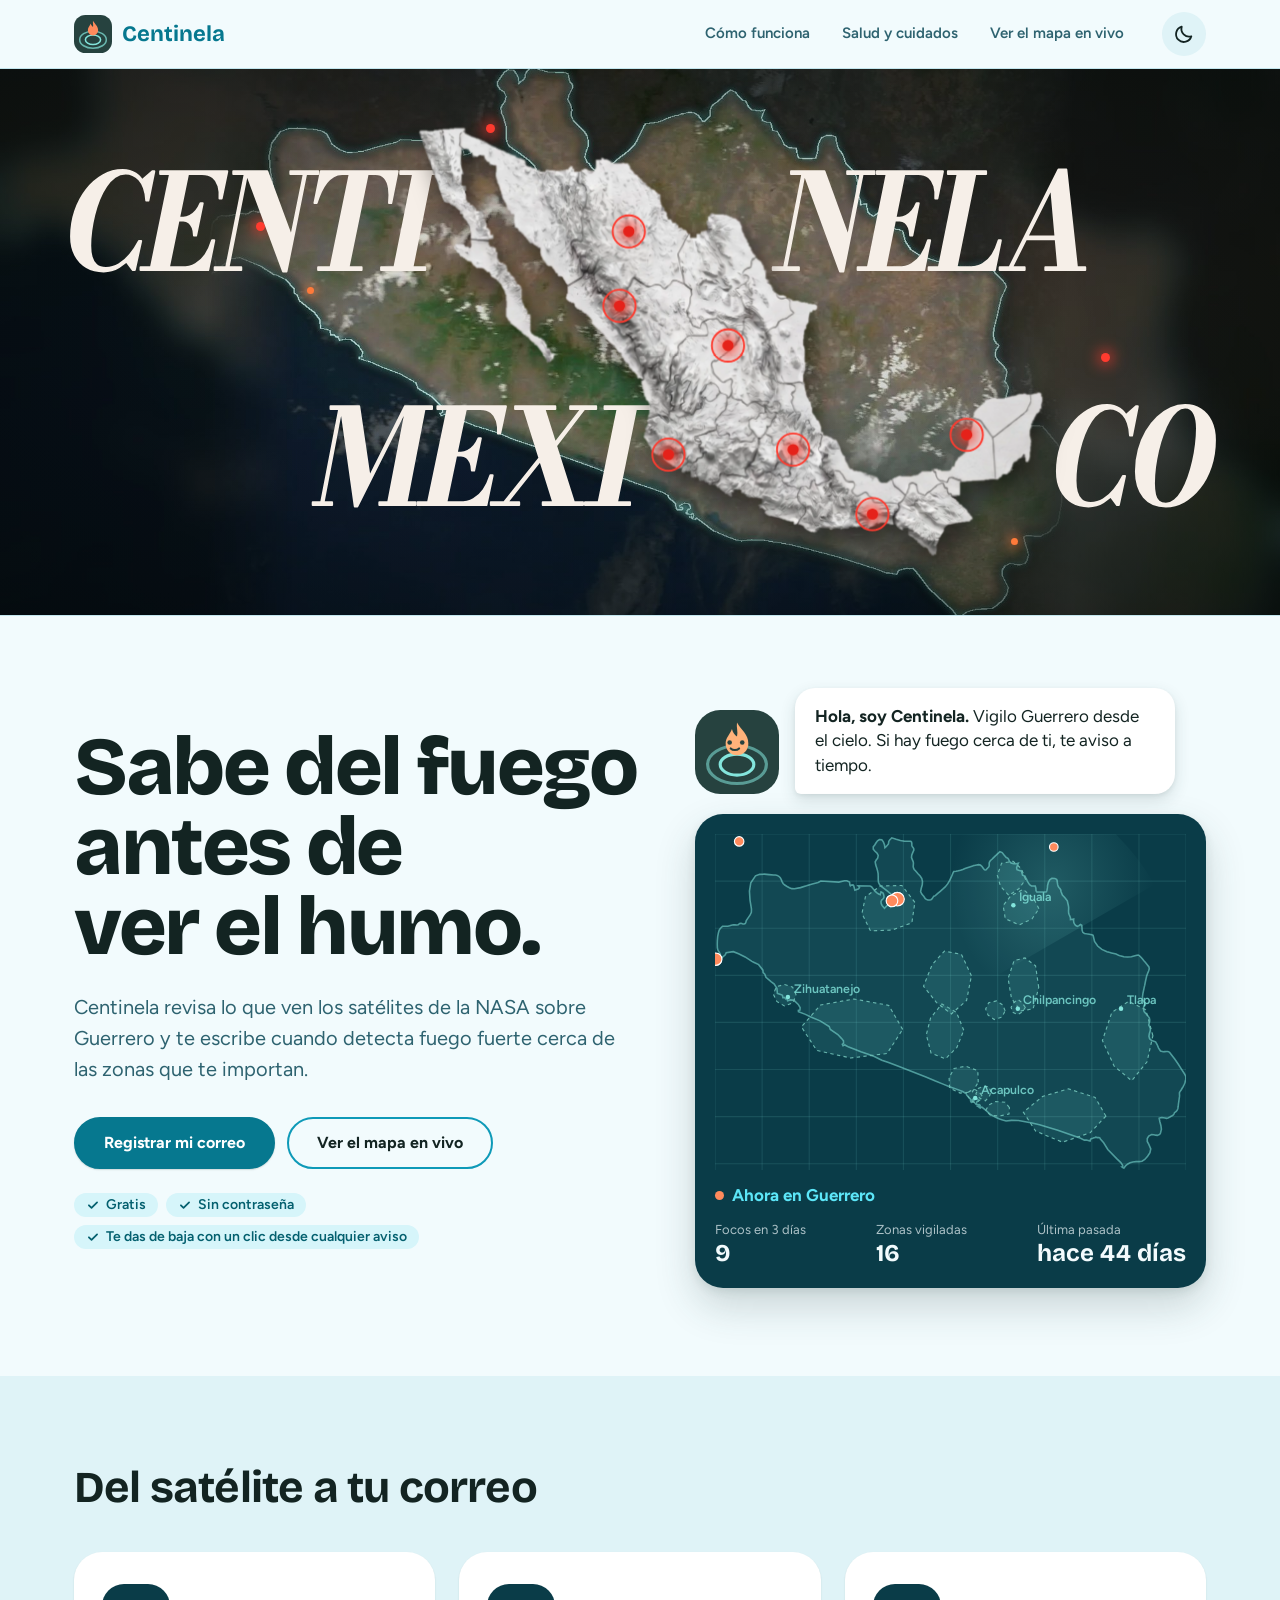
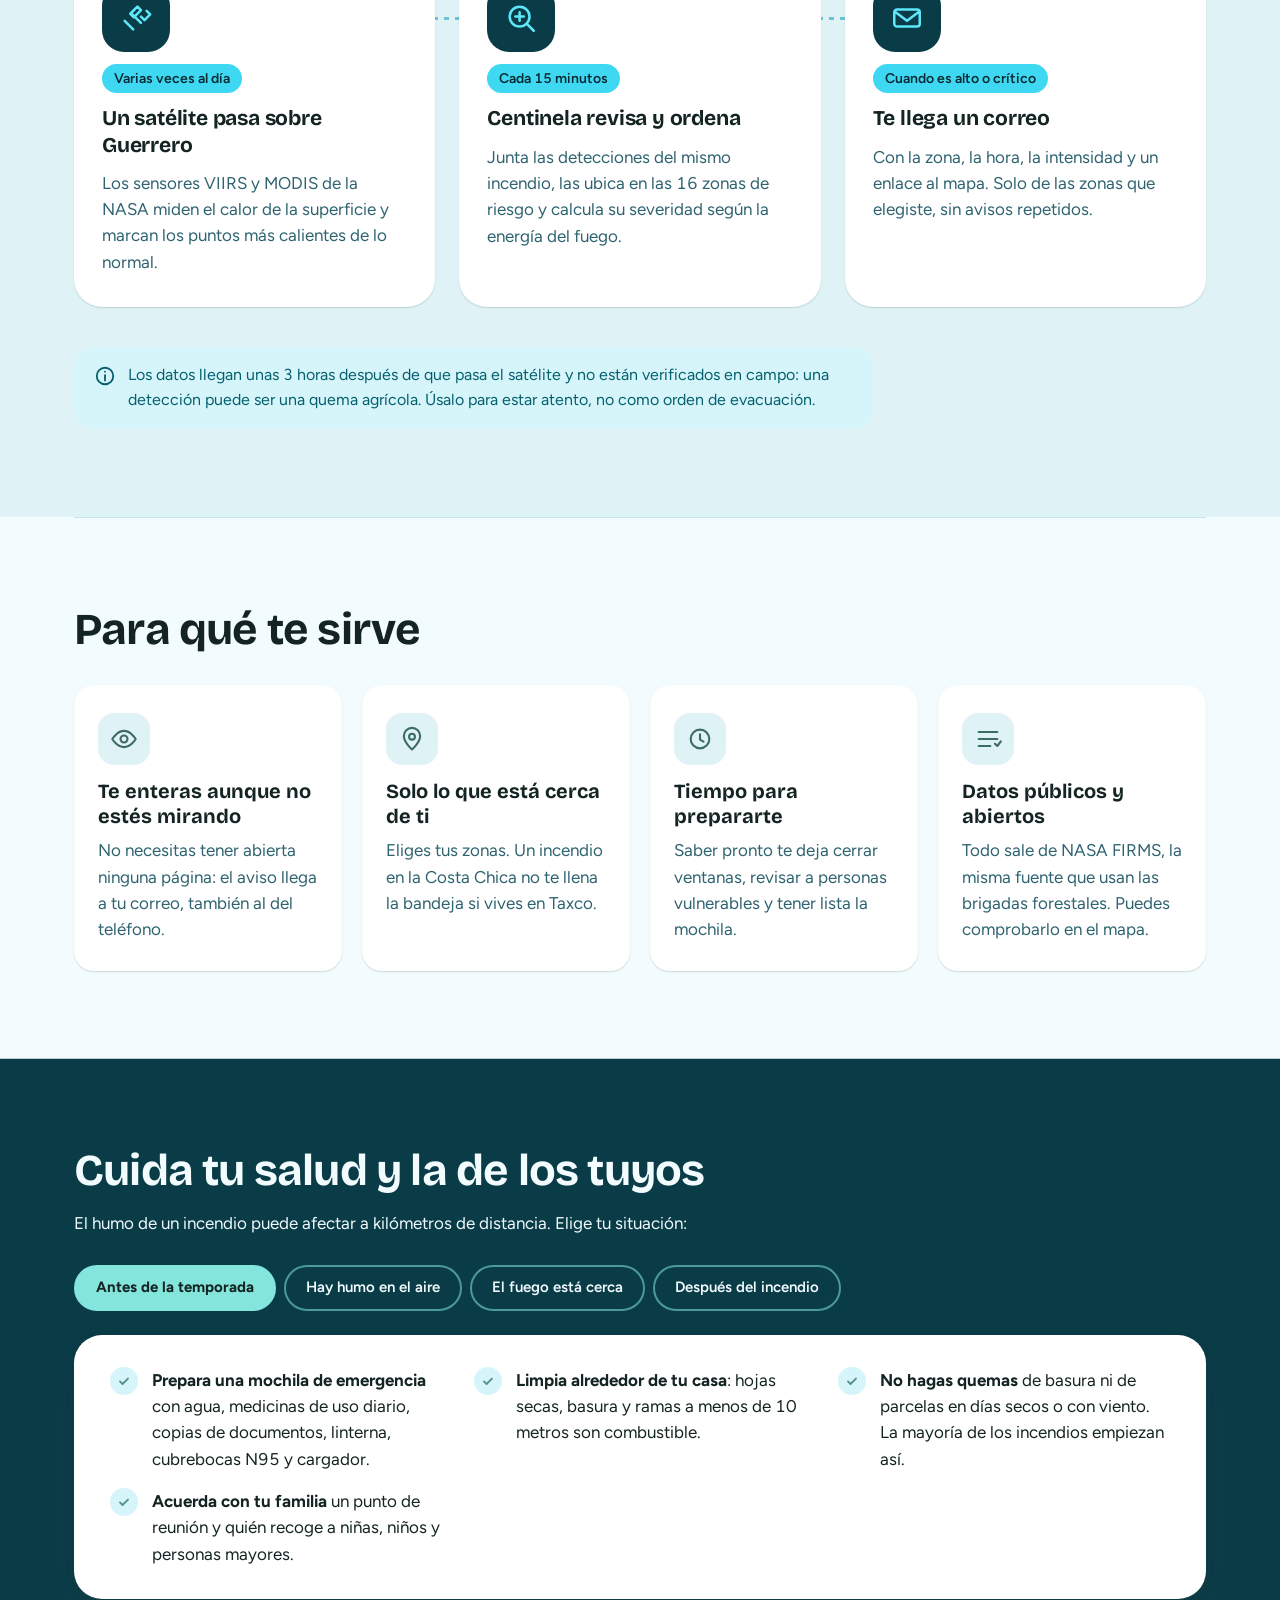
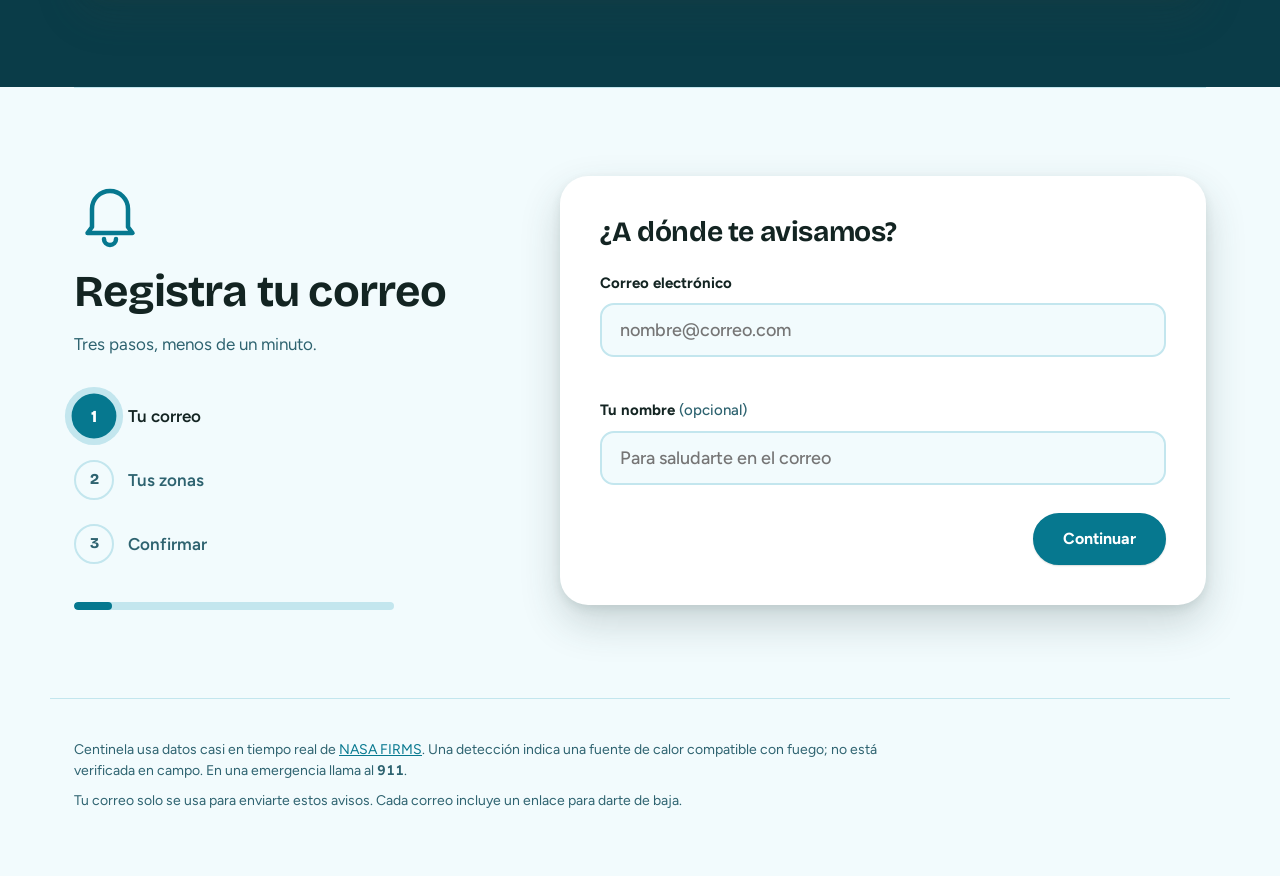
<file: registro.html>
<!doctype html>
<html lang="es-MX">
<head>
<meta charset="utf-8">
<meta name="viewport" content="width=device-width, initial-scale=1">
<title>Centinela · Avisos de incendio por correo</title>
<meta name="description" content="Registra tu correo y recibe un aviso cuando los satélites de la NASA detecten fuego cerca de las zonas de Guerrero que te importan. Incluye recomendaciones de salud ante humo e incendios.">
<meta name="theme-color" content="#0A3C48">
<script src="assets/js/tema.js"></script>
<script>if("IntersectionObserver" in window&&!matchMedia("(prefers-reduced-motion: reduce)").matches){(function(){var d=document.documentElement;d.classList.add("js-reveal");function arm(){if(document.hidden){document.addEventListener("visibilitychange",arm,{once:true});return}setTimeout(function(){if(!d.classList.contains("rv-ready"))d.classList.remove("js-reveal")},4000)}arm()})()}</script>
<link rel="preload" href="assets/fonts/figtree-latin-wght-normal.woff2" as="font" type="font/woff2" crossorigin>
<link rel="preload" href="assets/fonts/bricolage-grotesque-latin-wght-normal.woff2" as="font" type="font/woff2" crossorigin>
<link rel="preload" href="assets/fonts/bodoni-moda-latin-700-italic.woff2" as="font" type="font/woff2" crossorigin>
<link rel="stylesheet" href="assets/css/centinela.css">
<link rel="stylesheet" href="assets/css/registro.css">
<script src="assets/js/demo-estatica.js"></script>
</head>
<body class="landing">
<a class="skip-link" href="#registro">Saltar al registro</a>

<header class="nav">
  <a class="nav__brand" href="registro.html">
    <svg class="brand__mark" viewBox="0 0 40 40" aria-hidden="true" focusable="false">
      <rect class="tile" x="0" y="0" width="40" height="40" rx="12"/>
      <ellipse class="ring" cx="20" cy="26" rx="14" ry="9"/>
      <ellipse class="ring ring--in" cx="20" cy="26" rx="8" ry="5"/>
      <path class="flame" d="M20 6c2 3.6 5.4 5.6 5.4 9.9 0 3.3-2.4 5.6-5.4 5.6s-5.4-2.3-5.4-5.6c0-2.7 2-4.3 3-6.9.4 1.8 1.3 2.8 2.4 3.6.6-2.2-.4-4.4 0-6.6z"/>
    </svg>
    <span translate="no">Centinela</span>
  </a>
  <nav class="nav__links" aria-label="Secciones">
    <a href="#como">Cómo funciona</a>
    <a href="#salud">Salud y cuidados</a>
    <a href="index.html">Ver el mapa en vivo</a>
  </nav>
  <button class="iconbtn" id="theme-toggle" type="button" aria-pressed="false" aria-label="Tema oscuro" title="Cambiar entre tema claro y oscuro">
    <svg class="i-sun" viewBox="0 0 24 24" aria-hidden="true" focusable="false"><circle cx="12" cy="12" r="4"/><path d="M12 2.5v2.2M12 19.3v2.2M2.5 12h2.2M19.3 12h2.2M5.3 5.3l1.6 1.6M17.1 17.1l1.6 1.6M18.7 5.3l-1.6 1.6M6.9 17.1l-1.6 1.6"/></svg>
    <svg class="i-moon" viewBox="0 0 24 24" aria-hidden="true" focusable="false"><path d="M20 14.5A8.5 8.5 0 019.5 4a8.5 8.5 0 1010.5 10.5z"/></svg>
  </button>
</header>

<section class="banner" aria-label="Centinela México">
  <div class="banner__mapa" aria-hidden="true">
    <span class="det" style="left:20%;top:28%;animation-delay:0.2s"></span>
    <span class="det det--o" style="left:24%;top:40%;animation-delay:1.1s"></span>
    <span class="det" style="left:86%;top:52%;animation-delay:0.7s"></span>
    <span class="det det--o" style="left:79%;top:86%;animation-delay:1.8s"></span>
    <span class="det" style="left:38%;top:10%;animation-delay:1.4s"></span>
  </div>
  <canvas class="banner__brasa" aria-hidden="true"></canvas>
  <div class="stage">
  <svg class="stage__svg" viewBox="0 120 2000 880" role="img" aria-label="Centinela México" focusable="false">
    <defs>
      <radialGradient id="glowDot"><stop offset="0" stop-color="#ff5a3c" stop-opacity=".95"/><stop offset=".4" stop-color="#ff3b2f" stop-opacity=".45"/><stop offset="1" stop-color="#ff3b2f" stop-opacity="0"/></radialGradient>
    </defs>
    <g class="stage__title">
      <text x="72.4" y="444" textLength="593.1" lengthAdjust="spacingAndGlyphs">CENTI</text>
      <text x="1220.8" y="444" textLength="508.9" lengthAdjust="spacingAndGlyphs">NELA</text>
      <text x="477.5" y="823" textLength="519" lengthAdjust="spacingAndGlyphs">MEXI</text>
      <text x="1662.7" y="823" textLength="264.8" lengthAdjust="spacingAndGlyphs">CO</text>
    </g>
    <g class="stage__float">
      <image class="stage__map" href="assets/img/mapa-mexico.webp" x="637.7" y="209" width="1017.6" height="701.6" preserveAspectRatio="none"/>
        <g class="stage__det" style="--d:0.3s"><circle class="stage__ring" cx="982" cy="382" r="26"/><circle cx="982" cy="382" r="30" fill="url(#glowDot)"/><circle cx="982" cy="382" r="9" fill="#e5221a"/></g>
        <g class="stage__det" style="--d:1.4s"><circle class="stage__ring" cx="1142" cy="566" r="26"/><circle cx="1142" cy="566" r="30" fill="url(#glowDot)"/><circle cx="1142" cy="566" r="9" fill="#e5221a"/></g>
        <g class="stage__det" style="--d:2.2s"><circle class="stage__ring" cx="1046" cy="742" r="26"/><circle cx="1046" cy="742" r="30" fill="url(#glowDot)"/><circle cx="1046" cy="742" r="9" fill="#e5221a"/></g>
        <g class="stage__det" style="--d:0.9s"><circle class="stage__ring" cx="1247" cy="734" r="26"/><circle cx="1247" cy="734" r="30" fill="url(#glowDot)"/><circle cx="1247" cy="734" r="9" fill="#e5221a"/></g>
        <g class="stage__det" style="--d:1.9s"><circle class="stage__ring" cx="1375" cy="838" r="26"/><circle cx="1375" cy="838" r="30" fill="url(#glowDot)"/><circle cx="1375" cy="838" r="9" fill="#e5221a"/></g>
        <g class="stage__det" style="--d:2.7s"><circle class="stage__ring" cx="1527" cy="710" r="26"/><circle cx="1527" cy="710" r="30" fill="url(#glowDot)"/><circle cx="1527" cy="710" r="9" fill="#e5221a"/></g>
        <g class="stage__det" style="--d:3.3s"><circle class="stage__ring" cx="967" cy="502" r="26"/><circle cx="967" cy="502" r="30" fill="url(#glowDot)"/><circle cx="967" cy="502" r="9" fill="#e5221a"/></g>
    </g>
  </svg>
  </div>
</section>

<main>
  <section class="hero" aria-labelledby="hero-title">
    <div class="hero__copy">
      <h1 id="hero-title">Sabe del fuego antes de ver el humo.</h1>
      <p class="hero__lead">Centinela revisa lo que ven los satélites de la NASA sobre Guerrero y te escribe cuando detecta fuego fuerte cerca de las zonas que te importan.</p>
      <div class="hero__actions">
        <a class="btn-cta" href="#registro">Registrar mi correo</a>
        <a class="btn-ghost" href="index.html">Ver el mapa en vivo</a>
      </div>
      <ul class="chips" aria-label="Lo esencial">
        <li>Gratis</li>
        <li>Sin contraseña</li>
        <li>Te das de baja con un clic desde cualquier aviso</li>
      </ul>
    </div>

    <div class="hero__side">
      <div class="hola">
        <svg class="hola__mascot" viewBox="0 0 40 40" aria-hidden="true" focusable="false"><rect width="40" height="40" rx="12" fill="#26423f"/><ellipse cx="20" cy="26" rx="14" ry="9" fill="none" stroke="#83e5dc" stroke-width="1.5" opacity=".55"/><ellipse cx="20" cy="26" rx="8" ry="5" fill="none" stroke="#83e5dc" stroke-width="1.5"/><path d="M20 6c2 3.6 5.4 5.6 5.4 9.9 0 3.3-2.4 5.6-5.4 5.6s-5.4-2.3-5.4-5.6c0-2.7 2-4.3 3-6.9.4 1.8 1.3 2.8 2.4 3.6.6-2.2-.4-4.4 0-6.6z" fill="#ffb27a"/><circle cx="16.5" cy="15.5" r="1.1" fill="#26423f"/><circle cx="22.5" cy="15.5" r="1.1" fill="#26423f"/><path d="M17 18.3c1 1 3 1 4 0" stroke="#26423f" stroke-width="1" fill="none" stroke-linecap="round"/></svg>
        <p class="hola__bubble"><strong>Hola, soy Centinela.</strong> Vigilo Guerrero desde el cielo. Si hay fuego cerca de ti, te aviso a tiempo.</p>
      </div>
      <figure class="radar" aria-labelledby="radar-cap">

      <svg class="radar__map" id="radar-map" viewBox="0 0 420 300" role="img" aria-label="Mapa de Guerrero con las 16 zonas de riesgo y los focos detectados en los últimos 3 días"></svg>

      <figcaption class="radar__cap" id="radar-cap">

        <span class="radar__live"><span class="radar__dot" aria-hidden="true"></span>Ahora en Guerrero</span>

        <dl class="radar__stats">

          <div><dt>Focos en 3 días</dt><dd id="r-focos">—</dd></div>

          <div><dt>Zonas vigiladas</dt><dd>16</dd></div>

          <div><dt>Última pasada</dt><dd id="r-pasada">—</dd></div>

        </dl>

      </figcaption>

    </figure>
    </div>
  </section>

  <section class="how" id="como" aria-labelledby="como-title">
    <h2 id="como-title">Del satélite a tu correo</h2>
    <ol class="flow">
      <li>
        <span class="flow__icon" aria-hidden="true"><svg viewBox="0 0 24 24" focusable="false"><path d="M4 14l6 6M8.5 8.5l7 7M13 4l2.5 2.5-5 5L8 9l5-5zM15.5 11l2.5 2.5 4-4L19.5 7"/></svg></span>
        <span class="flow__when">Varias veces al día</span>
        <h3>Un satélite pasa sobre Guerrero</h3>
        <p>Los sensores VIIRS y MODIS de la NASA miden el calor de la superficie y marcan los puntos más calientes de lo normal.</p>
      </li>
      <li>
        <span class="flow__icon" aria-hidden="true"><svg viewBox="0 0 24 24" focusable="false"><path d="M11 4a7 7 0 100 14 7 7 0 000-14zM16.5 16.5L21 21M8 11h6M11 8v6"/></svg></span>
        <span class="flow__when">Cada 15 minutos</span>
        <h3>Centinela revisa y ordena</h3>
        <p>Junta las detecciones del mismo incendio, las ubica en las 16 zonas de riesgo y calcula su severidad según la energía del fuego.</p>
      </li>
      <li>
        <span class="flow__icon" aria-hidden="true"><svg viewBox="0 0 24 24" focusable="false"><path d="M5 6h14a2 2 0 012 2v8a2 2 0 01-2 2H5a2 2 0 01-2-2V8a2 2 0 012-2zM4 8l8 6 8-6"/></svg></span>
        <span class="flow__when">Cuando es alto o crítico</span>
        <h3>Te llega un correo</h3>
        <p>Con la zona, la hora, la intensidad y un enlace al mapa. Solo de las zonas que elegiste, sin avisos repetidos.</p>
      </li>
    </ol>
    <p class="how__note">Los datos llegan unas 3 horas después de que pasa el satélite y no están verificados en campo: una detección puede ser una quema agrícola. Úsalo para estar atento, no como orden de evacuación.</p>
  </section>

  <section class="gains" aria-labelledby="gains-title">
    <h2 id="gains-title">Para qué te sirve</h2>
    <dl class="gains__list">
      <div><dt>Te enteras aunque no estés mirando</dt><dd>No necesitas tener abierta ninguna página: el aviso llega a tu correo, también al del teléfono.</dd></div>
      <div><dt>Solo lo que está cerca de ti</dt><dd>Eliges tus zonas. Un incendio en la Costa Chica no te llena la bandeja si vives en Taxco.</dd></div>
      <div><dt>Tiempo para prepararte</dt><dd>Saber pronto te deja cerrar ventanas, revisar a personas vulnerables y tener lista la mochila.</dd></div>
      <div><dt>Datos públicos y abiertos</dt><dd>Todo sale de NASA FIRMS, la misma fuente que usan las brigadas forestales. Puedes comprobarlo en el mapa.</dd></div>
    </dl>
  </section>

  <section class="health" id="salud" aria-labelledby="salud-title">
    <div class="health__head">
      <h2 id="salud-title">Cuida tu salud y la de los tuyos</h2>
      <p>El humo de un incendio puede afectar a kilómetros de distancia. Elige tu situación:</p>
    </div>

    <div class="sit" role="tablist" aria-label="Situación">
      <button role="tab" id="t-antes" aria-controls="p-antes" aria-selected="true">Antes de la temporada</button>
      <button role="tab" id="t-humo" aria-controls="p-humo" aria-selected="false" tabindex="-1">Hay humo en el aire</button>
      <button role="tab" id="t-cerca" aria-controls="p-cerca" aria-selected="false" tabindex="-1">El fuego está cerca</button>
      <button role="tab" id="t-despues" aria-controls="p-despues" aria-selected="false" tabindex="-1">Después del incendio</button>
    </div>

    <div class="sitpanel" role="tabpanel" id="p-antes" aria-labelledby="t-antes">
      <ul class="tips">
        <li><strong>Prepara una mochila de emergencia</strong> con agua, medicinas de uso diario, copias de documentos, linterna, cubrebocas N95 y cargador.</li>
        <li><strong>Limpia alrededor de tu casa</strong>: hojas secas, basura y ramas a menos de 10 metros son combustible.</li>
        <li><strong>No hagas quemas</strong> de basura ni de parcelas en días secos o con viento. La mayoría de los incendios empiezan así.</li>
        <li><strong>Acuerda con tu familia</strong> un punto de reunión y quién recoge a niñas, niños y personas mayores.</li>
      </ul>
    </div>
    <div class="sitpanel" role="tabpanel" id="p-humo" aria-labelledby="t-humo" hidden>
      <ul class="tips">
        <li><strong>Quédate en interiores</strong> con puertas y ventanas cerradas. Si usas aire acondicionado, ponlo en recirculación.</li>
        <li><strong>Usa cubrebocas N95 o KN95</strong> bien ajustado si tienes que salir. Los de tela o quirúrgicos no filtran el humo fino.</li>
        <li><strong>Evita el ejercicio al aire libre</strong> y no fumes ni prendas velas o leña dentro de casa.</li>
        <li><strong>Toma agua seguido</strong>. El humo reseca garganta y ojos; lava los ojos con agua limpia si arden.</li>
        <li><strong>Vigila a quien es más sensible</strong>: bebés, embarazadas, mayores de 65 y personas con asma, EPOC o problemas del corazón.</li>
      </ul>
      <p class="tips__alert">Busca atención médica si notas falta de aire, dolor en el pecho, mareo o tos que no se quita.</p>
    </div>
    <div class="sitpanel" role="tabpanel" id="p-cerca" aria-labelledby="t-cerca" hidden>
      <ul class="tips">
        <li><strong>Llama al 911</strong> si ves fuego o humo y nadie lo ha reportado. Di dónde está y hacia dónde va el viento.</li>
        <li><strong>Sigue a Protección Civil</strong>. Si te piden salir, sal de inmediato por la ruta que indiquen.</li>
        <li><strong>No intentes apagarlo tú</strong> ni te acerques a mirar o grabar. El fuego cambia de dirección en segundos.</li>
        <li><strong>Al evacuar</strong>: ropa de algodón con manga larga, la mochila lista y el tanque del auto con gasolina.</li>
      </ul>
      <p class="tips__alert">Un correo de Centinela no sustituye las indicaciones de las autoridades. Ante la duda, haz caso al 911.</p>
    </div>
    <div class="sitpanel" role="tabpanel" id="p-despues" aria-labelledby="t-despues" hidden>
      <ul class="tips">
        <li><strong>Regresa solo cuando lo autoricen</strong>. Puede haber brasas ocultas y árboles a punto de caer.</li>
        <li><strong>Limpia la ceniza con trapo húmedo</strong> y cubrebocas N95; no la barras en seco ni uses sopladora.</li>
        <li><strong>Revisa el agua</strong> de tinacos y cisternas antes de tomarla si quedaron destapados.</li>
        <li><strong>Habla de lo que pasó</strong>. El estrés después de un incendio es normal; pide apoyo si no se va.</li>
      </ul>
    </div>
  </section>

  <section class="signup" id="registro" aria-labelledby="registro-title">
    <div class="signup__intro">
      <svg class="signup__bell" viewBox="0 0 24 24" aria-hidden="true" focusable="false"><path d="M6 17V11a6 6 0 1112 0v6l1.5 2H4.5L6 17z"/><path d="M10 21a2 2 0 004 0"/></svg>
      <h2 id="registro-title">Registra tu correo</h2>
      <p>Tres pasos, menos de un minuto.</p>
      <ol class="steps" aria-label="Progreso del registro">
        <li data-step="1" aria-current="step"><span class="steps__n">1</span>Tu correo</li>
        <li data-step="2"><span class="steps__n">2</span>Tus zonas</li>
        <li data-step="3"><span class="steps__n">3</span>Confirmar</li>
      </ol>
      <div class="steps__bar" aria-hidden="true"><i id="steps-bar"></i></div>
    </div>

    <form class="wizard" id="wizard" novalidate>
      <fieldset class="wstep" data-step="1">
        <legend>¿A dónde te avisamos?</legend>
        <label class="field">
          <span class="field__label">Correo electrónico</span>
          <input type="email" id="f-email" name="email" autocomplete="email" inputmode="email" spellcheck="false" placeholder="nombre@correo.com" required aria-describedby="e-email">
          <span class="field__err" id="e-email" aria-live="polite"></span>
        </label>
        <label class="field">
          <span class="field__label">Tu nombre <span class="field__opt">(opcional)</span></span>
          <input type="text" id="f-name" name="name" autocomplete="given-name" maxlength="80" placeholder="Para saludarte en el correo">
        </label>
        <label class="trap" aria-hidden="true">Sitio web<input type="text" name="website" tabindex="-1" autocomplete="off"></label>
        <div class="wnav">
          <button type="button" class="btn-cta" data-next>Continuar</button>
        </div>
      </fieldset>

      <fieldset class="wstep" data-step="2" hidden>
        <legend>¿Qué zonas te interesan?</legend>
        <p class="wstep__help">Elige donde vives, trabajas o tienes familia. Si no eliges ninguna, te avisamos de todo Guerrero.</p>
        <label class="allz"><input type="checkbox" id="f-all"> Todo Guerrero</label>
        <div class="zones" id="zones" aria-describedby="zones-count"></div>
        <p class="zones__count" id="zones-count" aria-live="polite">Ninguna zona elegida: recibirás avisos de todo Guerrero.</p>
        <div class="wnav">
          <button type="button" class="btn-ghost" data-back>Atrás</button>
          <button type="button" class="btn-cta" data-next>Continuar</button>
        </div>
      </fieldset>

      <fieldset class="wstep" data-step="3" hidden>
        <legend>Revisa y confirma</legend>
        <dl class="summary">
          <div><dt>Correo</dt><dd id="s-email"></dd></div>
          <div><dt>Nombre</dt><dd id="s-name"></dd></div>
          <div><dt>Zonas</dt><dd id="s-zones"></dd></div>
          <div><dt>Qué recibirás</dt><dd>Un correo de bienvenida ahora y un aviso cada vez que una de tus zonas tenga fuego de severidad alta o crítica.</dd></div>
        </dl>
        <label class="consent">
          <input type="checkbox" id="f-consent" aria-describedby="e-consent">
          <span>Acepto recibir avisos de Centinela en este correo. Sé que puedo darme de baja cuando quiera.</span>
        </label>
        <span class="field__err" id="e-consent" aria-live="polite"></span>
        <div class="wnav">
          <button type="button" class="btn-ghost" data-back>Atrás</button>
          <button type="submit" class="btn-cta" id="f-submit">Registrar mi correo</button>
        </div>
        <p class="form__err" id="e-form" role="alert"></p>
      </fieldset>

      <div class="wstep wdone" data-step="4" hidden tabindex="-1" id="done">
        <div class="embers" aria-hidden="true"><i></i><i></i><i></i><i></i><i></i></div>
        <svg class="wdone__icon" viewBox="0 0 48 48" aria-hidden="true"><circle cx="24" cy="24" r="22"/><path d="M14 25l7 7 13-15"/></svg>
        <h3 id="done-title">Correo registrado</h3>
        <p id="done-text"></p>
        <p>Mientras tanto, revisa la sección <a href="#salud">Salud y cuidados</a> y prepara tu mochila de emergencia.</p>
        <div class="wnav">
          <a class="btn-cta" href="index.html">Ver el mapa en vivo</a>
          <button type="button" class="btn-ghost" id="again">Registrar otro correo</button>
        </div>
      </div>
    </form>
  </section>
</main>

<footer class="foot">
  <p>Centinela usa datos casi en tiempo real de <a href="https://firms.modaps.eosdis.nasa.gov/" rel="noopener">NASA FIRMS</a>. Una detección indica una fuente de calor compatible con fuego; no está verificada en campo. En una emergencia llama al <strong>911</strong>.</p>
  <p>Tu correo solo se usa para enviarte estos avisos. Cada correo incluye un enlace para darte de baja.</p>
</footer>

<script src="assets/js/avisos.js"></script>
<script src="assets/js/registro.js"></script>
<script defer src="assets/js/mapa-calor.js"></script>
<script defer src="assets/js/emerger.js"></script>
</body>
</html>
</file>
<file: assets/css/centinela.css>
/* Centinela · sistema visual "Marea"
   Paleta base (5 colores): #83E5DC · #69B7AF · #54948E · #3D6B66 · #26423F
   Cian de interacción y marca: #5CE6F8 · #3FD8F2 · #0E9AB8 · #06788F · #0A3C48
   Tokens semánticos con tema claro (por defecto) y oscuro ([data-theme="dark"]). */

/* Tipografías autoalojadas (licencia SIL OFL; ver assets/fonts/). Sin peticiones a servidores externos. */
@font-face{
  font-family:"Bricolage Grotesque";font-style:normal;font-weight:200 800;font-display:swap;
  src:url(../fonts/bricolage-grotesque-latin-wght-normal.woff2) format("woff2");
  unicode-range:U+0000-00FF,U+0131,U+0152-0153,U+02BB-02BC,U+02C6,U+02DA,U+02DC,U+2000-206F,U+20AC,U+2122,U+2191,U+2193,U+2212,U+2215,U+FEFF,U+FFFD;
}
@font-face{
  font-family:"Figtree";font-style:normal;font-weight:300 900;font-display:swap;
  src:url(../fonts/figtree-latin-wght-normal.woff2) format("woff2");
  unicode-range:U+0000-00FF,U+0131,U+0152-0153,U+02BB-02BC,U+02C6,U+02DA,U+02DC,U+2000-206F,U+20AC,U+2122,U+2191,U+2193,U+2212,U+2215,U+FEFF,U+FFFD;
}

:root,
[data-theme="light"]{
  color-scheme:light;

  /* paleta base */
  --teal-200:#83E5DC; --teal-300:#69B7AF; --teal-500:#54948E; --teal-700:#3D6B66; --teal-900:#26423F;
  --teal-950:#132422; --teal-100:#E2F1EF; --teal-50:#F3FAF9;
  /* cian: el color de lo que se toca y de la marca; contrapunto frío al fuego */
  --cyan-200:#5CE6F8; --cyan-300:#3FD8F2; --cyan-500:#0E9AB8; --cyan-600:#06788F; --cyan-700:#056174;
  --cyan-900:#0A3C48; --cyan-100:#D6F5FA; --cyan-50:#F2FBFD;

  --surface-page:#F2FBFD;
  --surface-raised:#FFFFFF;
  --surface-sunken:#DFF3F7;
  --surface-brand:#0A3C48;
  --on-brand:#F2FBFD;
  --on-brand-accent:#5CE6F8;

  --ink:#132422;
  --ink-muted:#2E6370;
  --border-strong:#0E9AB8;
  --border-subtle:#C3E6EE;
  --focus-ring:#06788F;

  --primary:#06788F;
  --primary-hover:#056174;
  --on-primary:#FFFFFF;
  --accent:#3FD8F2;
  --on-accent:#062A33;
  --glow:rgba(63,216,242,.45);

  /* severidad: siempre con icono y palabra, nunca solo color */
  --risk-low:#54948E;
  --risk-moderate:#E0A526;
  --risk-high:#E8802E;
  --risk-critical:#C42B1F;
  --ember:#FF8A5C;

  --sev-info-bg:#D6F5FA;     --sev-info-fg:#04606F;
  --sev-medio-bg:#FBEBCB;    --sev-medio-fg:#7A4D00;
  --sev-alto-bg:#FDE3CC;     --sev-alto-fg:#8A3D00;
  --sev-critico-bg:#FBE1DA;  --sev-critico-fg:#A3301A;
  --danger:#A3301A; --danger-soft:#FBE1DA;

  --shadow-sm:0 1px 2px rgba(19,36,34,.10),0 1px 1px rgba(19,36,34,.06);
  --shadow-md:0 6px 16px rgba(38,66,63,.14),0 2px 4px rgba(38,66,63,.08);
  --shadow-lg:0 18px 40px rgba(38,66,63,.20),0 4px 10px rgba(38,66,63,.10);
}

[data-theme="dark"]{
  color-scheme:dark;

  --surface-page:#0B181B;
  --surface-raised:#12262B;
  --surface-sunken:#081215;
  --surface-brand:#0A3C48;
  --on-brand:#F2FBFD;
  --on-brand-accent:#5CE6F8;

  --ink:#E6F8FB;
  --ink-muted:#9CD3DD;
  --border-strong:#2BB8D3;
  --border-subtle:#1F3F47;
  --focus-ring:#5CE6F8;

  --primary:#3FDBF2;
  --primary-hover:#7CE9F8;
  --on-primary:#0B181B;
  --accent:#3FDBF2;
  --on-accent:#0B181B;
  --glow:rgba(63,219,242,.35);

  --risk-low:#69B7AF;
  --risk-moderate:#F2C46B;
  --risk-high:#F59A4D;
  --risk-critical:#FF7A66;
  --ember:#FF8A5C;

  --sev-info-bg:#0D3440;     --sev-info-fg:#6FE3F5;
  --sev-medio-bg:#3A2C0E;    --sev-medio-fg:#F2C46B;
  --sev-alto-bg:#3F2410;     --sev-alto-fg:#FFB27A;
  --sev-critico-bg:#3F1B14;  --sev-critico-fg:#FF9A83;
  --danger:#FF9A83; --danger-soft:#3F1B14;

  --shadow-sm:0 1px 2px rgba(0,0,0,.5);
  --shadow-md:0 6px 16px rgba(0,0,0,.55);
  --shadow-lg:0 18px 40px rgba(0,0,0,.65);
}

:root{
  --space-1:4px; --space-2:8px; --space-3:12px; --space-4:16px; --space-5:24px; --space-6:32px;
  --radius-sm:8px; --radius-md:14px; --radius-lg:20px; --radius-xl:28px; --radius-pill:999px;
  --f-disp:"Bricolage Grotesque","Trebuchet MS",system-ui,sans-serif;
  --f-body:"Figtree","Segoe UI",system-ui,-apple-system,sans-serif;
}

*{box-sizing:border-box;margin:0;padding:0}
html,body{height:100%}
button,label,input,a{touch-action:manipulation}
body{
  font-family:var(--f-body);font-size:15px;line-height:1.45;
  background:var(--surface-page);color:var(--ink);
  -webkit-font-smoothing:antialiased;overflow:hidden;
  font-variant-numeric:tabular-nums;
}
.vh{position:absolute;width:1px;height:1px;overflow:hidden;clip:rect(0 0 0 0);white-space:nowrap}
.skip-link{
  position:absolute;left:var(--space-2);top:-64px;z-index:2000;
  background:var(--primary);color:var(--on-primary);border-radius:var(--radius-pill);
  padding:var(--space-3) var(--space-4);font-weight:600;text-decoration:none;transition:top .15s ease;
}
.skip-link:focus{top:var(--space-2)}

:where(a,button,input,[tabindex]):focus-visible{outline:2px solid var(--focus-ring);outline-offset:2px}

.app{height:100vh;display:flex;flex-direction:column;gap:var(--space-4);padding:var(--space-4);overflow:hidden}

/* ---------- barra superior ---------- */
.topbar{
  display:flex;align-items:center;gap:var(--space-4);flex:none;
  padding:var(--space-3) var(--space-5);
  background:var(--surface-raised);border-radius:var(--radius-xl);box-shadow:var(--shadow-sm);
}
.brand{display:flex;align-items:center;gap:var(--space-3);min-width:0;flex:none}
.brand__mark{width:44px;height:44px;flex:none}
.brand__mark .tile{fill:var(--teal-900)}
.brand__mark .ring{fill:none;stroke:var(--teal-300);stroke-width:1.6}
.brand__mark .ring--in{stroke:var(--teal-200)}
.brand__mark .flame{fill:var(--ember)}
.brand__text{display:flex;flex-direction:column;line-height:1.1;min-width:0}
.brand__name{font-family:var(--f-disp);font-weight:700;font-size:24px;letter-spacing:-.3px}
.brand__sub{font-size:13px;color:var(--ink-muted);white-space:nowrap;overflow:hidden;text-overflow:ellipsis}
.src-chip{
  font-size:13px;font-weight:600;color:var(--ink);background:var(--surface-sunken);
  border-radius:var(--radius-pill);padding:var(--space-1) var(--space-3);white-space:nowrap;
}
.stale-badge{
  font-size:13px;font-weight:600;color:var(--sev-medio-fg);background:var(--sev-medio-bg);
  border-radius:var(--radius-pill);padding:var(--space-1) var(--space-3);white-space:nowrap;
}
.stale-badge::before{content:"⚠ ";}
.stale-badge[hidden]{display:none}
.topbar__spacer{flex:1}
.regional{display:flex;align-items:center;gap:var(--space-2);font-size:14px;font-weight:600;color:var(--ink-muted);white-space:nowrap}
.regional__dot{width:12px;height:12px;border-radius:50%;background:var(--risk-high);box-shadow:0 0 0 4px color-mix(in srgb,var(--risk-high) 25%,transparent)}
.regional__level{color:var(--ink);font-family:var(--f-disp);font-size:17px;font-weight:700}

.simctl{display:flex;align-items:center;gap:var(--space-3)}

/* botones */
.btn{
  appearance:none;display:inline-flex;align-items:center;justify-content:center;gap:var(--space-2);
  min-height:44px;padding:0 var(--space-5);
  background:var(--surface-raised);color:var(--ink);
  border:2px solid var(--border-strong);border-radius:var(--radius-pill);
  font:600 14px/20px var(--f-body);cursor:pointer;
  transition:background-color .15s ease,border-color .15s ease,box-shadow .15s ease;
}
a.btn{text-decoration:none}
.btn:hover{background:var(--accent);border-color:var(--accent);color:var(--on-accent)}
.btn--primary{background:var(--primary);border-color:var(--primary);color:var(--on-primary);box-shadow:var(--shadow-sm)}
.btn--primary:hover{background:var(--primary-hover);border-color:var(--primary-hover);color:var(--on-primary);box-shadow:var(--shadow-md)}
.btn:disabled{background:var(--surface-sunken);border-color:var(--border-subtle);color:var(--ink-muted);box-shadow:none;cursor:progress}
.iconbtn{
  appearance:none;display:grid;place-items:center;width:44px;height:44px;flex:none;
  background:var(--surface-sunken);color:var(--ink);border:0;border-radius:var(--radius-pill);cursor:pointer;
}
.iconbtn:hover{background:var(--accent);color:var(--on-accent)}
.iconbtn svg{width:22px;height:22px;fill:none;stroke:currentColor;stroke-width:2;stroke-linecap:round;stroke-linejoin:round}
[data-theme="light"] .i-sun,:root:not([data-theme]) .i-sun{display:none}
[data-theme="dark"] .i-moon{display:none}

.seg{display:flex;padding:var(--space-1);gap:var(--space-1);background:var(--surface-sunken);border-radius:var(--radius-pill)}
.seg button{
  appearance:none;border:0;background:transparent;color:var(--ink-muted);
  min-width:56px;min-height:44px;padding:0 var(--space-3);border-radius:var(--radius-pill);
  font:600 14px/20px var(--f-body);cursor:pointer;
}
.seg button:hover{color:var(--ink)}
.seg button[aria-pressed="true"]{background:var(--primary);color:var(--on-primary);box-shadow:var(--shadow-sm)}
/* selector de fecha: "En vivo" o un día pasado */
.datectl{display:flex;align-items:center;gap:var(--space-1);padding:var(--space-1);background:var(--surface-sunken);border-radius:var(--radius-pill)}
.datectl__live{
  appearance:none;display:inline-flex;align-items:center;gap:var(--space-2);border:0;background:transparent;
  min-height:44px;padding:0 var(--space-3);border-radius:var(--radius-pill);
  font:600 14px/20px var(--f-body);color:var(--ink-muted);cursor:pointer;white-space:nowrap;
}
.datectl__live:hover{color:var(--ink)}
.datectl__live[aria-pressed="true"]{background:var(--primary);color:var(--on-primary);box-shadow:var(--shadow-sm)}
.datectl__dot{width:8px;height:8px;border-radius:50%;background:currentColor;opacity:.5}
.datectl__live[aria-pressed="true"] .datectl__dot{background:var(--ember);opacity:1;box-shadow:0 0 0 3px color-mix(in srgb,var(--ember) 30%,transparent)}
.datectl__field input{
  min-height:44px;padding:0 var(--space-3);border:2px solid transparent;border-radius:var(--radius-pill);
  background:transparent;color:var(--ink-muted);font:600 14px/20px var(--f-body);color-scheme:light dark;cursor:pointer;
}
.datectl__field input:hover{color:var(--ink)}
.datectl.is-history .datectl__field input{background:var(--primary);color:var(--on-primary);box-shadow:var(--shadow-sm)}
.datectl__info{
  appearance:none;display:inline-grid;place-items:center;width:44px;height:44px;border:0;border-radius:50%;
  background:transparent;color:var(--ink-muted);cursor:pointer;
}
.datectl__info:hover,.datectl__info[aria-expanded="true"]{color:var(--ink);background:var(--surface-raised)}
.datectl__info svg{width:22px;height:22px;fill:none;stroke:currentColor;stroke-width:2;stroke-linecap:round;stroke-linejoin:round}
/* ventana flotante: desde cuándo lee cada satélite */
.covpop{
  position:fixed;z-index:1500;max-height:calc(100vh - 96px);overflow:auto;
  background:var(--surface-raised);color:var(--ink);border:1px solid var(--border-subtle);
  border-radius:var(--radius-lg);box-shadow:var(--shadow-lg);padding:var(--space-4) var(--space-5);
}
.covpop[hidden]{display:none}
.cov__title{margin:0 0 var(--space-1);font:700 17px/24px var(--f-disp)}
.cov__lead{margin:0 0 var(--space-4);font-size:14px;line-height:21px;color:var(--ink-muted)}
.cov__list{position:relative;list-style:none;margin:0;padding:0;display:grid;gap:var(--space-3)}
.cov__head{display:flex;justify-content:space-between;align-items:baseline;gap:var(--space-3);font-size:14px;line-height:20px}
.cov__name{font-weight:700}
.cov__range{color:var(--ink-muted);text-align:right}
.cov__track{position:relative;height:8px;margin:var(--space-1) 0;border-radius:var(--radius-pill);background:var(--surface-sunken)}
.cov__seg{position:absolute;top:0;bottom:0;border-radius:var(--radius-pill);background:var(--primary)}
.cov__note{display:block;font-size:13px;line-height:18px;color:var(--ink-muted)}
.cov__tick{position:absolute;top:-4px;bottom:-4px;width:3px;margin-left:-1.5px;border-radius:2px;background:var(--ember)}.cov__tick[hidden]{display:none}
.cov__img{margin:var(--space-4) 0 0;padding-top:var(--space-3);border-top:1px solid var(--border-subtle);font-size:13px;line-height:19px;color:var(--ink-muted)}
.cov__sel{margin:var(--space-3) 0 0;padding:var(--space-2) var(--space-3);border-radius:var(--radius-md);background:var(--surface-sunken);font-size:14px;line-height:20px;font-weight:600}
.cov__sel.is-warn{background:var(--sev-medio-bg);color:var(--sev-medio-fg)}
.src-chip.is-history{background:var(--sev-medio-bg);color:var(--sev-medio-fg)}
.sr-only{position:absolute;width:1px;height:1px;padding:0;margin:-1px;overflow:hidden;clip:rect(0 0 0 0);white-space:nowrap;border:0}
.clock{font:700 17px/24px var(--f-disp);color:var(--ink);min-width:56px;text-align:right}

/* ---------- tarjetas de resumen ---------- */
.kpis{display:grid;grid-template-columns:repeat(6,1fr);gap:var(--space-3);flex:none}
.kpi{
  display:flex;flex-direction:column;gap:2px;min-width:0;
  padding:var(--space-3) var(--space-4);background:var(--surface-raised);
  border-radius:var(--radius-lg);box-shadow:var(--shadow-sm);
}
.kpi__label{font-size:13px;font-weight:600;color:var(--ink-muted);line-height:18px}
.kpi__value{font-family:var(--f-disp);font-size:30px;font-weight:700;line-height:1.1;letter-spacing:-.5px}
.kpi__value b{color:var(--ink-muted);font-family:var(--f-body);font-weight:500;font-size:14px;letter-spacing:0}
.kpi__sub{font-size:12px;line-height:16px;color:var(--ink-muted)}
.peligro-bar{height:8px;background:var(--surface-sunken);border-radius:var(--radius-pill);overflow:hidden;margin-top:6px}
/* transform es lo único que anima el compositor: escalamos en lugar de animar width */
.peligro-bar i{
  display:block;height:100%;width:100%;background:var(--risk-high);border-radius:var(--radius-pill);
  transform:scaleX(0);transform-origin:left center;
  transition:transform .6s ease,background-color .6s ease;
}

/* ---------- consola ---------- */
.console{display:flex;gap:var(--space-4);flex:1;min-height:0}
.map-wrap{
  position:relative;flex:1;min-width:0;overflow:hidden;
  background:var(--surface-sunken);border-radius:var(--radius-xl);box-shadow:var(--shadow-sm);
}
#map{position:absolute;inset:0;width:100%;height:100%;background:var(--surface-sunken)}

/* Leaflet con la forma de Marea */
.leaflet-container{background:var(--surface-sunken);font-family:var(--f-body);outline:none}
.leaflet-bar{border:0!important;box-shadow:var(--shadow-md)!important;border-radius:var(--radius-lg)!important;overflow:hidden}
.leaflet-bar a,.leaflet-bar a:hover{
  display:grid;place-items:center;width:44px;height:44px;line-height:44px;font-size:22px;
  background:var(--surface-raised);color:var(--ink);border-bottom:1px solid var(--border-subtle);
}
.leaflet-bar a:hover{background:var(--accent);color:var(--on-accent)}
.leaflet-bar a:last-child{border-bottom:0}
.leaflet-bar a.leaflet-disabled{background:var(--surface-sunken);color:var(--ink-muted)}
.leaflet-touch .leaflet-bottom.leaflet-right .leaflet-control{margin-right:var(--space-4);margin-bottom:var(--space-4)}
.leaflet-control-attribution{
  background:color-mix(in srgb,var(--surface-raised) 85%,transparent)!important;
  color:var(--ink-muted)!important;font-size:12px;padding:2px 8px;border-radius:var(--radius-pill) 0 0 0;
}
.leaflet-control-attribution a{color:var(--ink-muted);text-decoration:underline}
.leaflet-popup-content-wrapper,.leaflet-popup-tip{background:var(--surface-raised);color:var(--ink);box-shadow:var(--shadow-lg)}
.leaflet-popup-content-wrapper{border-radius:var(--radius-lg)}
.leaflet-popup-content{font:400 14px/20px var(--f-body);margin:var(--space-3) var(--space-4)}
.leaflet-popup-content b{font-family:var(--f-disp);font-size:16px}
.leaflet-container a.leaflet-popup-close-button{color:var(--ink-muted);width:32px;height:32px;font-size:20px;line-height:32px}

.evt-fresh{animation:evtpulse 2.8s ease-out infinite}
@keyframes evtpulse{
  0%{filter:drop-shadow(0 0 1px var(--ember))}
  60%{filter:drop-shadow(0 0 8px color-mix(in srgb,var(--ember) 10%,transparent))}
  100%{filter:drop-shadow(0 0 0 transparent)}
}

/* superposiciones del mapa */
.legend{
  position:absolute;left:var(--space-4);bottom:var(--space-4);z-index:500;
  background:color-mix(in srgb,var(--surface-raised) 94%,transparent);
  border-radius:var(--radius-lg);padding:var(--space-2) var(--space-4);
  display:flex;flex-direction:column;box-shadow:var(--shadow-md);
}
.legend__row{display:flex;align-items:center;gap:var(--space-2);font-size:13px;color:var(--ink);white-space:nowrap;min-height:28px}
.legend__row--lbl{cursor:pointer;font-weight:600}
.legend__row--toggle{min-height:44px;cursor:pointer;font-weight:600;border-bottom:1px solid var(--border-subtle);margin-bottom:var(--space-1)}
.legend__row input{accent-color:var(--primary);margin:0;width:20px;height:20px}
.legend__sw{width:18px;height:12px;border-radius:4px;border:2px solid}
.legend__sw--vigilancia{background:color-mix(in srgb,var(--risk-moderate) 30%,transparent);border-color:var(--risk-moderate)}
.legend__sw--activo{background:color-mix(in srgb,var(--risk-high) 30%,transparent);border-color:var(--risk-high)}
.legend__sw--critico{background:color-mix(in srgb,var(--risk-critical) 30%,transparent);border-color:var(--risk-critical)}
.legend__dot{width:14px;height:14px;border-radius:50%;flex:none}
.legend__dot--critico{background:var(--risk-critical);box-shadow:0 0 0 2px var(--surface-raised),0 0 0 4px var(--risk-critical)}
.legend__dot--evento{background:var(--risk-high);box-shadow:0 0 0 3px color-mix(in srgb,var(--ember) 35%,transparent)}

.abanner{
  position:absolute;top:var(--space-4);left:50%;transform:translateX(-50%);z-index:900;
  display:flex;gap:var(--space-3);align-items:center;max-width:calc(100% - 32px);
  background:var(--danger-soft);color:var(--danger);
  border:2px solid var(--danger);border-radius:var(--radius-pill);
  padding:var(--space-2) var(--space-2) var(--space-2) var(--space-5);
  font:700 15px/20px var(--f-body);box-shadow:var(--shadow-lg);
}
.abanner[hidden]{display:none}
.abanner button{
  appearance:none;min-height:44px;padding:0 var(--space-4);cursor:pointer;
  background:var(--danger);color:var(--surface-raised);border:0;border-radius:var(--radius-pill);font:600 14px/20px var(--f-body);
}
[data-theme="dark"] .abanner button{color:#0E1A19}
.abanner button:hover{filter:brightness(1.1)}
.abanner .abanner__x{background:transparent;color:var(--danger);min-width:44px;padding:0;font-size:16px}
[data-theme="dark"] .abanner .abanner__x{color:var(--danger)}

.selcard{
  position:absolute;right:76px;bottom:var(--space-4);z-index:500;width:300px;
  background:var(--surface-raised);border-radius:var(--radius-lg);padding:var(--space-4) var(--space-5);box-shadow:var(--shadow-lg);
}
.selcard[hidden]{display:none}
.selcard__kicker{font-size:12px;font-weight:600;letter-spacing:.5px;text-transform:uppercase;color:var(--ink-muted)}
.selcard__title{font:600 20px/26px var(--f-disp);margin:2px 0 var(--space-3)}
.selcard__grid{display:grid;grid-template-columns:auto 1fr;gap:var(--space-1) var(--space-3);font-size:14px}
.selcard__grid dt{color:var(--ink-muted)}
.selcard__grid dd{text-align:right;font-weight:600}

/* ---------- panel lateral ---------- */
.sidebar{
  width:clamp(360px,33vw,460px);flex:none;min-height:0;display:flex;flex-direction:column;
  background:var(--surface-raised);border-radius:var(--radius-xl);box-shadow:var(--shadow-sm);overflow:hidden;
}
.tabs{display:flex;gap:var(--space-1);margin:var(--space-3) var(--space-4) 0;padding:var(--space-1);background:var(--surface-sunken);border-radius:var(--radius-pill);flex:none}
.tab{
  appearance:none;flex:1;min-height:44px;border:0;border-radius:var(--radius-pill);background:transparent;color:var(--ink-muted);
  font:600 14px/20px var(--f-body);cursor:pointer;display:flex;align-items:center;justify-content:center;gap:var(--space-2);
}
.tab:hover{color:var(--ink)}
.tab[aria-selected="true"]{background:var(--surface-raised);color:var(--ink);box-shadow:var(--shadow-sm)}
.tab__count{font-size:12px;font-weight:700;background:var(--surface-sunken);color:var(--ink);border-radius:var(--radius-pill);padding:0 var(--space-2);min-width:24px;text-align:center}
.tab[aria-selected="true"] .tab__count{background:var(--accent);color:var(--on-accent)}
.panels{flex:1;min-height:0;position:relative}
.panel{display:none}
.panel.is-active{display:block;position:absolute;inset:0;overflow:auto;padding:var(--space-4)}

.panel__head{display:flex;align-items:baseline;justify-content:space-between;gap:var(--space-3);margin-bottom:var(--space-3)}
.panel__title{font:600 20px/26px var(--f-disp)}
.panel__meta{font-size:13px;color:var(--ink-muted)}
#notif-ask{margin-bottom:var(--space-3)}

/* alertas */
.alert{
  display:flex;flex-direction:column;gap:var(--space-1);
  background:var(--surface-page);border-radius:var(--radius-lg);padding:var(--space-4);margin-bottom:var(--space-3);cursor:pointer;
  border:2px solid transparent;transition:box-shadow .15s ease,border-color .15s ease;
}
.alert:hover{box-shadow:var(--shadow-md)}
.alert.is-selected{border-color:var(--primary);background:var(--surface-sunken)}
.alert__top{display:flex;align-items:center;justify-content:space-between;gap:var(--space-2);margin-bottom:var(--space-1)}
.alert__id{font:600 18px/24px var(--f-disp)}
.alert__row{display:flex;justify-content:space-between;gap:var(--space-3);font-size:14px;color:var(--ink-muted)}
.alert__row span:last-child{color:var(--ink);font-weight:600}

/* insignias de severidad: icono + palabra */
.badge,.pill{
  display:inline-flex;align-items:center;gap:var(--space-1);white-space:nowrap;
  font-size:13px;font-weight:700;line-height:18px;padding:2px var(--space-3);border-radius:var(--radius-pill);
}
.badge svg,.pill svg{width:14px;height:14px;flex:none;fill:currentColor}
.badge--critico,.pill--critico{background:var(--sev-critico-bg);color:var(--sev-critico-fg)}
.badge--alto,.pill--activo{background:var(--sev-alto-bg);color:var(--sev-alto-fg)}
.badge--medio,.pill--vigilancia{background:var(--sev-medio-bg);color:var(--sev-medio-fg)}
.badge--info{background:var(--sev-info-bg);color:var(--sev-info-fg)}
.pill--normal{background:var(--surface-sunken);color:var(--ink)}

/* tablas */
.stable{width:100%;border-collapse:collapse;font-size:14px}
.stable th,.stable td{text-align:left;padding:var(--space-3) var(--space-2);border-bottom:1px solid var(--border-subtle)}
.stable th{font-size:13px;font-weight:600;color:var(--ink-muted);position:sticky;top:calc(var(--space-4) * -1);background:var(--surface-raised);z-index:1}
.th{padding:0!important}
.th__btn{
  appearance:none;display:inline-flex;align-items:center;gap:var(--space-1);width:100%;min-height:44px;
  padding:0 var(--space-2);background:transparent;border:0;cursor:pointer;color:inherit;font:inherit;text-align:inherit;
  justify-content:inherit;
}
.th:hover .th__btn{color:var(--ink)}
.th[aria-sort="descending"] .th__btn::after{content:"▾"}
.th[aria-sort="ascending"] .th__btn::after{content:"▴"}
.stable th.th:nth-child(n+3) .th__btn{justify-content:flex-end}
.stable tbody tr{cursor:pointer}
.stable tbody tr:hover{background:var(--surface-page)}
.stable tbody tr.is-selected{background:var(--surface-sunken)}
.stable td.num{text-align:right;font-weight:600;white-space:nowrap}
.stable th:nth-child(n+3){text-align:right}
.stable#fuentes-table th:nth-child(4){text-align:left}
.region{display:block;font-size:12px;color:var(--ink-muted)}
.sdot{display:inline-block;width:10px;height:10px;border-radius:50%;margin-right:var(--space-2);vertical-align:0}
.sdot--ok{background:var(--risk-low)}
.sdot--baja{background:var(--risk-moderate)}
.sdot--err{background:var(--risk-critical)}

.tele-grid{display:grid;grid-template-columns:1fr 1fr;gap:var(--space-3);margin-bottom:var(--space-5)}
.tele{background:var(--surface-page);border-radius:var(--radius-lg);padding:var(--space-4)}
.tele__head{display:flex;align-items:baseline;justify-content:space-between;margin-bottom:var(--space-1)}
.tele__name{font-size:13px;font-weight:600;color:var(--ink-muted)}
.tele__val{font:700 24px/30px var(--f-disp)}
.tele__val i{font:500 14px/20px var(--f-body);font-style:normal;color:var(--ink-muted)}
.tele__foot{font-size:12px;color:var(--ink-muted);margin-top:var(--space-1)}
.bar{height:8px;background:var(--surface-sunken);border-radius:var(--radius-pill);overflow:hidden;margin-top:var(--space-2)}
.bar i{display:block;height:100%;background:var(--primary);border-radius:var(--radius-pill)}

.hint{font-size:14px;color:var(--ink-muted);margin-bottom:var(--space-4);max-width:62ch}
.empty{font-size:15px;color:var(--ink-muted);padding:var(--space-5) var(--space-4);background:var(--surface-page);border-radius:var(--radius-lg);text-align:center}
.empty strong{display:block;color:var(--ink);font:600 18px/24px var(--f-disp);margin-bottom:var(--space-1)}

/* ---------- bitácora ---------- */
.bitacora{
  display:flex;align-items:center;gap:var(--space-3);flex:none;min-height:56px;padding:var(--space-2) var(--space-3) var(--space-2) var(--space-5);
  background:var(--surface-raised);border-radius:var(--radius-pill);box-shadow:var(--shadow-sm);
}
.bitacora__label{font-size:13px;font-weight:700;color:var(--ink-muted);flex:none}
.bitacora__latest{font-size:14px;color:var(--ink);flex:1;min-width:0;white-space:nowrap;overflow:hidden;text-overflow:ellipsis}
.bitacora__latest time{font-weight:700;color:var(--primary)}
.bitacora__toggle{
  appearance:none;flex:none;min-height:44px;padding:0 var(--space-5);cursor:pointer;
  background:var(--surface-sunken);color:var(--ink);border:0;border-radius:var(--radius-pill);font:600 14px/20px var(--f-body);
}
.bitacora__toggle:hover{background:var(--accent);color:var(--on-accent)}

.logdrawer{
  position:fixed;left:var(--space-4);right:var(--space-4);bottom:148px;max-height:40vh;overflow:auto;z-index:1500;
  background:var(--surface-raised);border-radius:var(--radius-xl);box-shadow:var(--shadow-lg);padding:var(--space-4) var(--space-5);
}
.logdrawer[hidden]{display:none}
.logdrawer__head{display:flex;justify-content:space-between;align-items:center;margin-bottom:var(--space-3)}
.logdrawer__title{font:600 20px/26px var(--f-disp)}
.logline{font-size:14px;padding:var(--space-2) 0;border-bottom:1px solid var(--border-subtle);color:var(--ink-muted)}
.logline b{color:var(--ink);font-weight:600}
.logline time{color:var(--primary);font-weight:700}
.logline--critico b,.logline--critico time{color:var(--sev-critico-fg)}
.logline--alto time{color:var(--sev-alto-fg)}

.disclaimer{font-size:12px;line-height:18px;color:var(--ink-muted);padding:0 var(--space-3);flex:none;max-width:140ch}
.disclaimer a{color:var(--primary);font-weight:600}

/* ---------- diseño más vivo y amigable ---------- */
@keyframes an-rise{from{opacity:0;transform:translateY(18px)}to{opacity:1;transform:none}}
@keyframes an-ping{0%{box-shadow:0 0 0 0 color-mix(in srgb,currentColor 55%,transparent)}100%{box-shadow:0 0 0 10px transparent}}
@keyframes an-fillbar{from{opacity:.4}to{opacity:1}}

/* barra superior de marca */
.topbar{background:var(--surface-brand);color:var(--on-brand);box-shadow:var(--shadow-md)}
.topbar .brand__mark .tile{fill:var(--cyan-50)}
.topbar .brand__mark .ring{stroke:var(--cyan-500)}
.topbar .brand__mark .ring--in{stroke:var(--cyan-600)}
.topbar .brand__name{color:var(--on-brand)}
.topbar .brand__sub{color:var(--on-brand-accent)}
.topbar .regional{color:var(--on-brand)}
.topbar .regional__level{color:var(--on-brand)}
.topbar .regional__dot{color:var(--risk-high);animation:an-ping 2.2s ease-out infinite}
.topbar .seg,.topbar .datectl{background:rgba(243,250,249,.12)}
.topbar .seg button,.topbar .datectl__live,.topbar .datectl__field input,.topbar .datectl__info{color:var(--on-brand)}
.topbar .seg button:hover,.topbar .datectl__live:hover,.topbar .datectl__field input:hover{color:var(--on-brand-accent)}
.topbar .seg button[aria-pressed="true"],.topbar .datectl__live[aria-pressed="true"],.topbar .datectl.is-history .datectl__field input{background:var(--accent);color:var(--on-accent);box-shadow:none}
.topbar .datectl__info:hover,.topbar .datectl__info[aria-expanded="true"]{background:rgba(243,250,249,.16);color:var(--on-brand-accent)}
.topbar .datectl__field input{color-scheme:dark}
.topbar .btn{background:transparent;border-color:rgba(243,250,249,.55);color:var(--on-brand)}
.topbar .btn:hover{background:rgba(243,250,249,.14);border-color:var(--on-brand-accent);color:var(--on-brand-accent)}
.topbar .btn--primary{background:var(--accent);border-color:var(--accent);color:var(--on-accent);box-shadow:0 0 0 0 transparent,0 2px 12px -2px var(--glow)}
.topbar .btn--primary:hover{background:var(--accent);border-color:var(--accent);color:var(--on-accent);filter:brightness(1.06);box-shadow:var(--shadow-md)}
.topbar .btn:disabled{background:rgba(243,250,249,.1);border-color:transparent;color:rgba(243,250,249,.6)}
.topbar .iconbtn{background:rgba(243,250,249,.12);color:var(--on-brand)}
.topbar .iconbtn:hover{background:var(--accent);color:var(--on-accent)}
.topbar .clock{color:var(--on-brand)}
.topbar :where(a,button,input):focus-visible{outline-color:var(--on-brand-accent)}

/* tarjetas de resumen: icono, entrada escalonada y un poco de vida al pasar el cursor */
.kpi{gap:6px;transition:transform .2s ease,box-shadow .2s ease;animation:an-rise .7s cubic-bezier(.2,.7,.2,1) backwards;animation-delay:calc(var(--i,0) * 60ms)}
.kpi:hover{transform:translateY(-3px);box-shadow:var(--shadow-md)}
.kpi__head{display:flex;align-items:center;gap:var(--space-2)}
.kpi__icon{flex:none;display:grid;place-items:center;width:32px;height:32px;border-radius:10px}
.kpi__icon svg{width:18px;height:18px;fill:none;stroke:currentColor;stroke-width:2;stroke-linecap:round;stroke-linejoin:round}
.kpi__icon--critico{background:var(--sev-critico-bg);color:var(--sev-critico-fg)}
.kpi__icon--medio{background:var(--sev-medio-bg);color:var(--sev-medio-fg)}
.kpi__icon--info{background:var(--sev-info-bg);color:var(--sev-info-fg)}
.kpi__icon--azul{background:var(--surface-sunken);color:var(--primary)}
.peligro-bar i{animation:an-fillbar 1s ease .4s both}

/* alertas y paneles: más suaves */
.alert{transition:box-shadow .2s ease,border-color .2s ease,transform .2s ease}
.alert:hover{transform:translateY(-2px)}
.tab{transition:background-color .15s ease,color .15s ease}
.bitacora{background:var(--surface-sunken);box-shadow:none}
.bitacora__toggle{background:var(--surface-raised)}

/* ---------- adaptable ---------- */
@media (max-width:1280px){
  .kpis{grid-template-columns:repeat(3,1fr)}
}
/* pantallas bajas (laptops ~768 px de alto): la consola deja de caber en 100vh,
   se permite desplazar la página para que el mapa conserve una altura útil */
@media (min-width:981px) and (max-height:820px), (min-width:981px) and (max-width:1280px){
  body{overflow:auto}
  .app{height:auto;min-height:100vh;overflow:visible}
  .console{flex:none;height:max(520px,calc(100vh - 2 * var(--space-4)))}
}
/* con el selector de fecha la barra no cabe en una línea: los controles bajan a una segunda fila */
@media (max-width:1560px){
  .topbar{flex-wrap:wrap;row-gap:var(--space-3)}
  .simctl{width:100%;justify-content:flex-end;flex-wrap:wrap}
}
@media (max-width:980px){
  body{overflow:auto}
  .app{height:auto;min-height:100vh}
  .topbar{flex-wrap:wrap;gap:var(--space-3);padding:var(--space-4)}
  .topbar__spacer{display:none}
  .simctl{width:100%;justify-content:space-between;flex-wrap:wrap}
  .console{flex-direction:column}
  .map-wrap{flex:none;height:60vh;min-height:380px}
  .sidebar{width:auto}
  .panels{position:static}
  .panel.is-active{position:static;inset:auto}
  .logdrawer{position:static;max-height:none}
}
@media (max-width:640px){
  .kpis{grid-template-columns:repeat(2,1fr)}
  .kpi__value{font-size:26px}
  .selcard{bottom:var(--space-4);right:76px;left:var(--space-4);width:auto}
  .legend{bottom:auto;top:var(--space-4);padding:var(--space-1) var(--space-3)}
  .legend__row:not(.legend__row--toggle){display:none}
  .legend__row--toggle{border-bottom:0;margin:0}
  .goesbox__note{display:none}
  .calor-box__note{display:none}
  .imgsrc__opt span{min-height:28px}
  .imgsrc__opt span{padding:0 6px}
  .bitacora__label{display:none}
  .abanner{flex-wrap:wrap;border-radius:var(--radius-lg)}
}
@media (prefers-reduced-motion:reduce){
  *{animation:none!important;transition:none!important}
}

/* ---------- historial por fecha ---------- */
.hmonth{display:flex;align-items:center;gap:var(--space-2);margin-bottom:var(--space-3)}
.hmonth__nav svg{fill:none;stroke:currentColor;stroke-width:2.2;stroke-linecap:round;stroke-linejoin:round}
.hmonth__nav:disabled{opacity:.35;cursor:not-allowed}
.hmonth__field{flex:1}
.hmonth__field input{
  width:100%;min-height:44px;padding:0 var(--space-3);border:2px solid var(--border-subtle);border-radius:var(--radius-pill);
  background:var(--surface-sunken);color:var(--ink);font:600 15px/20px var(--f-body);color-scheme:light dark;
}
.hsum{display:grid;grid-template-columns:repeat(3,1fr);gap:var(--space-2);margin-bottom:var(--space-3)}
.hsum div{background:var(--surface-sunken);border-radius:var(--radius-md);padding:var(--space-2) var(--space-3);display:flex;flex-direction:column}
.hsum b{font:700 20px/26px var(--f-disp)}
.hsum span{font-size:12px;color:var(--ink-muted);line-height:16px}
.hfilter{display:flex;align-items:center;gap:var(--space-2);font-size:14px;font-weight:600;margin-bottom:var(--space-2);cursor:pointer}
.hfilter input{width:18px;height:18px;accent-color:var(--primary)}
.hdays{list-style:none;display:flex;flex-direction:column;gap:var(--space-2);margin-top:var(--space-3)}
.hempty{color:var(--ink-muted);font-size:14px;padding:var(--space-4);background:var(--surface-sunken);border-radius:var(--radius-md)}
.hday{border:2px solid var(--border-subtle);border-radius:var(--radius-md);background:var(--surface-raised);overflow:hidden}
.hday.is-selected{border-color:var(--primary)}
.hday--quiet{opacity:.75}
.hday__head{
  appearance:none;border:0;background:transparent;color:var(--ink);cursor:pointer;width:100%;text-align:left;
  display:grid;grid-template-columns:1fr auto;gap:2px var(--space-2);padding:var(--space-2) var(--space-3);font:inherit;
}
.hday__head:hover{background:var(--surface-sunken)}
.hday__head[aria-pressed="true"]{background:var(--surface-sunken)}
.hday__date{font:700 15px/20px var(--f-disp)}
.hday__date::first-letter{text-transform:uppercase}
.hday__stats{grid-column:1;font-size:13px;color:var(--ink-muted)}
.hday__stats b{color:var(--ink)}
.hday__img{grid-column:2;grid-row:1 / span 2;align-self:center;font-size:12px;font-weight:700;color:var(--sev-info-fg);background:var(--sev-info-bg);border-radius:var(--radius-pill);padding:2px var(--space-2)}
.hhours{display:flex;flex-wrap:wrap;gap:6px;padding:0 var(--space-3) var(--space-3)}
.hhour{
  appearance:none;display:grid;grid-template-columns:auto auto;align-items:baseline;gap:0 6px;
  min-height:44px;padding:4px 10px;border:1.5px solid var(--border-subtle);border-radius:var(--radius-sm);
  background:var(--surface-page);color:var(--ink);cursor:pointer;font:inherit;text-align:left;
}
.hhour:hover{border-color:var(--border-strong)}
.hhour.is-on{background:var(--primary);border-color:var(--primary);color:var(--on-primary)}
.hhour__t{font:700 14px/18px var(--f-disp)}
.hhour__n{font-size:12px;font-weight:700;color:var(--ember)}
.hhour.is-on .hhour__n{color:inherit}
.hhour__s{grid-column:1 / span 2;font-size:11px;line-height:14px;color:var(--ink-muted)}
.hhour.is-on .hhour__s{color:inherit;opacity:.85}

/* ---------- imagen satelital: FIRMS o GOES ---------- */
.legend__dot--goes{background:color-mix(in srgb,var(--risk-moderate) 20%,transparent);border:2px dashed var(--risk-moderate)}
.imgsrc{display:flex;gap:4px;padding:3px;margin:2px 0 var(--space-2);background:var(--surface-sunken);border-radius:var(--radius-pill)}
.imgsrc__opt{flex:1;position:relative;cursor:pointer}
.imgsrc__opt input{position:absolute;opacity:0;width:1px;height:1px}
.imgsrc__opt span{display:flex;align-items:center;justify-content:center;min-height:32px;padding:0 10px;border-radius:var(--radius-pill);font-size:12px;font-weight:700;color:var(--ink-muted);white-space:nowrap}
.imgsrc__opt:hover span{color:var(--ink)}
.imgsrc__opt input:checked+span{background:var(--primary);color:var(--on-primary)}
.imgsrc__opt input:focus-visible+span{outline:2px solid var(--focus-ring);outline-offset:2px}
.goesbox{display:flex;flex-direction:column;gap:4px;margin-bottom:var(--space-2);padding-bottom:var(--space-2);border-bottom:1px solid var(--border-subtle)}
.goesbox[hidden]{display:none}
.goesbox__row{display:flex;justify-content:space-between;gap:var(--space-2);font-size:12px;color:var(--ink-muted)}
.goesbox__row output{font:700 13px/16px var(--f-disp);color:var(--ink)}
.goesbox input[type=range]{width:100%;accent-color:var(--primary);min-height:28px}
.goesbox input[type=range]:disabled{opacity:.4}
.goesbox__note{font-size:11px;line-height:14px;color:var(--ink-muted);max-width:30ch;white-space:normal}
.hday__badges{grid-column:2;grid-row:1 / span 2;align-self:center;display:flex;flex-direction:column;align-items:flex-end;gap:3px}
.hday__img--goes{color:var(--sev-medio-fg);background:var(--sev-medio-bg)}
.hquarters{display:flex;flex-wrap:wrap;gap:6px;padding:var(--space-2) var(--space-3) var(--space-3);border-top:1px dashed var(--border-subtle)}
.hq{
  appearance:none;display:inline-flex;align-items:center;gap:6px;min-height:40px;padding:0 12px;cursor:pointer;
  border:1.5px solid var(--border-subtle);border-radius:var(--radius-pill);background:var(--surface-page);color:var(--ink);font:700 13px/1 var(--f-disp);
}
.hq span{font:700 12px/1 var(--f-body);color:var(--ember)}
.hq:hover{border-color:var(--border-strong)}
.hq.is-on{background:var(--primary);border-color:var(--primary);color:var(--on-primary)}
.hq.is-on span{color:inherit}
.hq--empty{opacity:.6}
.legend__row--pts{cursor:pointer;font-weight:600;border-top:1px solid var(--border-subtle);margin-top:var(--space-1);padding-top:2px}
.legend__px{gap:6px;font-size:12px}
.legend__px-sw{width:10px;height:10px;border-radius:2px;flex:none;margin-left:4px}
.legend__px-sw--viirs{background:#FF4D2E}
.legend__px-sw--modis{background:#FFA41B}
.legend__px-sw--goes{background:color-mix(in srgb,#FFE45C 45%,transparent);border:1.5px dashed #B8860B}

/* descarga de imágenes al servidor */
.dlbox{display:flex;flex-direction:column;gap:6px;margin-top:6px;padding-top:8px;border-top:1px dashed var(--border-subtle);white-space:normal;max-width:300px}
.dlbox[hidden]{display:none}
.dlbox__status{font-size:12px;line-height:16px;color:var(--ink)}
.dlbox select{min-height:34px;border-radius:var(--radius-sm);border:1.5px solid var(--border-subtle);background:var(--surface-sunken);color:var(--ink);font:600 12px var(--f-body);padding:0 6px;max-width:100%}
.dlbox__row{display:flex;align-items:center;gap:8px;flex-wrap:wrap;font-size:12px;color:var(--ink-muted)}
.dlbox__row label[hidden]{display:none}
.dlbox__go{min-height:36px;padding:0 14px;font-size:13px;background:var(--primary);border-color:var(--primary);color:var(--on-primary)}
.dlbox__go:disabled{opacity:.6}
.dlbar{height:6px;border-radius:3px;background:var(--surface-sunken);overflow:hidden}
.dlbar[hidden]{display:none}
.dlbar i{display:block;height:100%;width:0;background:var(--primary);transition:width .2s ease}
.dlbox__del{appearance:none;border:0;background:none;color:var(--danger);font:600 12px var(--f-body);text-align:left;cursor:pointer;padding:2px 0;text-decoration:underline}

/* ---------- mapa de calor de gravedad ---------- */
.calor-img{image-rendering:auto}
.calor-box{display:flex;flex-direction:column;gap:4px;margin:2px 0 6px;white-space:normal}
.calor-box[hidden]{display:none}
.calor-scale{display:grid;grid-template-columns:repeat(5,1fr);gap:2px}
.calor-scale__step{display:flex;flex-direction:column;align-items:center;font-size:10px;line-height:12px;color:var(--ink-muted);text-align:center}
.calor-scale__step i{display:block;width:100%;height:10px;border-radius:2px;margin-bottom:2px}
.calor-scale__step b{font-weight:700;color:var(--ink)}
.calor-box__note{font-size:11px;line-height:14px;color:var(--ink-muted);max-width:30ch}
.calor-op{display:flex;align-items:center;justify-content:space-between;gap:var(--space-2);font-size:11px;line-height:14px;color:var(--ink-muted);margin-top:var(--space-1)}
.calor-op input{width:84px;accent-color:var(--primary)}
.calor-lbl{background:none;border:0}
.calor-lbl__v{display:inline-flex;align-items:center;justify-content:center;min-width:26px;height:18px;padding:0 4px;border-radius:4px;
  font:700 11px/1 var(--f-body);color:#3a1200;background:rgba(255,255,255,.82);box-shadow:0 1px 2px rgba(0,0,0,.35);font-variant-numeric:tabular-nums}
.calor-lbl__v--g0{color:#6b5d2a;background:rgba(255,255,255,.6)}
.calor-lbl__v--g4,.calor-lbl__v--g5{color:#fff;background:#7d0c16}
.calor-tip{position:absolute;right:var(--space-4);top:var(--space-4);z-index:600;display:flex;align-items:center;gap:6px;
  padding:6px 10px;border-radius:var(--radius-pill);background:color-mix(in srgb,var(--surface-raised) 94%,transparent);
  box-shadow:var(--shadow-md);font-size:12px;font-weight:700;color:var(--ink);pointer-events:none}
.calor-tip[hidden]{display:none}
.calor-tip i{width:12px;height:12px;border-radius:3px;flex:none}

.vista{margin-top:var(--space-1)}
.det-box[hidden]{display:none}
.legend__row--det[hidden]{display:none}

/* ---------- leyenda plegable ---------- */
.legend__head{
  appearance:none;display:flex;align-items:center;justify-content:space-between;gap:var(--space-3);
  min-height:36px;padding:0;border:0;background:none;cursor:pointer;
  font:700 13px/1 var(--f-body);color:var(--ink);text-align:left;
}
.legend__head svg{width:18px;height:18px;fill:none;stroke:currentColor;stroke-width:2.2;stroke-linecap:round;stroke-linejoin:round;transition:transform .15s ease}
.legend.is-collapsed .legend__head svg{transform:rotate(-90deg)}
.legend.is-collapsed .legend__body{display:none}
.legend__body{display:flex;flex-direction:column}


/* tabla "Satélites en vivo": solo en modo En vivo */
.livecard{
  position:absolute;left:var(--space-4);top:var(--space-4);z-index:500;width:min(352px,calc(100% - 32px));
  background:color-mix(in srgb,var(--surface-raised) 94%,transparent);color:var(--ink);
  border-radius:var(--radius-lg);box-shadow:var(--shadow-md);padding:var(--space-1) var(--space-3) var(--space-2);
}
.livecard[hidden]{display:none}
.livecard__head{
  appearance:none;display:flex;align-items:center;gap:var(--space-2);width:100%;min-height:40px;padding:0;border:0;background:transparent;
  color:inherit;cursor:pointer;text-align:left;
}
.livecard__title{margin:0;flex:1;font:700 14px/20px var(--f-disp)}
.livecard__head svg{width:20px;height:20px;fill:none;stroke:currentColor;stroke-width:2;stroke-linecap:round;stroke-linejoin:round;transition:transform .15s ease}
.livecard.is-collapsed .livecard__head svg{transform:rotate(-90deg)}
.livecard.is-collapsed .livecard__body{display:none}
.livecard__pulse{width:8px;height:8px;border-radius:50%;background:var(--ember);box-shadow:0 0 0 3px color-mix(in srgb,var(--ember) 30%,transparent)}
.livecard__table{width:100%;border-collapse:collapse;font-size:12px;line-height:16px}
.livecard__table th{padding:var(--space-1) 0;font-weight:600;text-align:left;color:var(--ink-muted);border-bottom:1px solid var(--border-subtle)}
.livecard__table td{padding:5px 0;border-bottom:1px solid var(--border-subtle);vertical-align:baseline}
.livecard__table tr:last-child td{border-bottom:0}
.livecard__table th:nth-child(n+2),.livecard__table td:nth-child(n+2){text-align:right;padding-left:var(--space-2);white-space:nowrap}
.livecard__table .sdot{width:8px;height:8px;margin-right:6px}
.livecard__foot{margin:var(--space-1) 0 0;font-size:11px;line-height:14px;color:var(--ink-muted)}
@media (max-width:640px){
  .livecard{top:64px}
}

/* botón "Más reciente": el punto late solo si algún satélite leyó en la última hora */
.datectl__live[aria-pressed="true"] .datectl__dot{background:var(--ink-muted);box-shadow:none;opacity:.7}
.datectl__live[aria-pressed="true"][data-fresh="ok"] .datectl__dot{background:var(--ember);opacity:1;box-shadow:0 0 0 3px color-mix(in srgb,var(--ember) 30%,transparent);animation:livebeat 2s ease-out infinite}
.datectl__live[aria-pressed="true"][data-fresh="warn"] .datectl__dot{background:var(--risk-moderate);opacity:1;box-shadow:0 0 0 3px color-mix(in srgb,var(--risk-moderate) 30%,transparent)}
@keyframes livebeat{0%{box-shadow:0 0 0 0 color-mix(in srgb,var(--ember) 55%,transparent)}100%{box-shadow:0 0 0 8px transparent}}
@media (prefers-reduced-motion:reduce){.datectl__live .datectl__dot{animation:none!important}}

/* sello de tiempo: qué fecha y hora se están viendo */
.stamp{flex:none;background:var(--surface-raised);border-radius:var(--radius-lg);box-shadow:var(--shadow-sm);padding:var(--space-2) var(--space-5)}
.stamp__row{display:flex;flex-wrap:wrap;gap:var(--space-1) var(--space-6)}
.stamp__item{display:flex;flex-direction:column;min-width:0}
.stamp__k{font-size:12px;line-height:16px;color:var(--ink-muted)}
.stamp__v{font-size:14px;line-height:20px;font-weight:600;color:var(--ink)}
.stamp__v i{font-style:normal;font-weight:400;color:var(--ink-muted)}
.stamp__note{margin:var(--space-1) 0 0;padding:var(--space-1) var(--space-3);border-radius:var(--radius-md);background:var(--sev-medio-bg);color:var(--sev-medio-fg);font-size:13px;line-height:18px;font-weight:600}
.stamp__note[hidden]{display:none}
.stamp.is-history{background:var(--sev-medio-bg)}
.stamp.is-history .stamp__k,.stamp.is-history .stamp__v,.stamp.is-history .stamp__v i{color:var(--sev-medio-fg)}
.stamp.is-history .stamp__note{background:var(--surface-raised);color:var(--ink)}
.stamp.is-old .stamp__row{opacity:.9}
@media (max-width:640px){
  .stamp{padding:var(--space-2) var(--space-4)}
  .stamp__row{flex-direction:column}
}


/* ================= compacto: más mapa, menos cromo ================= */
:root{--hdr-h:40px}
.app{gap:var(--space-2);padding:var(--space-2) var(--space-3)}
.topbar{padding:var(--space-1) var(--space-4);gap:var(--space-3)}
.brand__mark{width:36px;height:36px}
.brand__name{font-size:20px}
.brand__sub{font-size:12px}
.topbar .btn,.topbar .iconbtn,.seg button,.datectl__live,.datectl__field input,.datectl__info{min-height:var(--hdr-h)}
.topbar .iconbtn,.datectl__info{width:var(--hdr-h);height:var(--hdr-h)}
.topbar .btn{padding:0 var(--space-4)}
.simctl{gap:var(--space-2)}
.clock{font-size:15px}
.regional__level{font-size:15px}

/* indicadores: una línea de cifras, sin subtítulos largos */
.kpis{gap:var(--space-2)}
.kpi{padding:6px var(--space-3);gap:0;border-radius:var(--radius-md)}
.kpi__label{font-size:12px;line-height:16px}
.kpi__value{font-size:22px}
.kpi__value b{font-size:12px}
.kpi__sub{font-size:11px;line-height:14px;white-space:nowrap;overflow:hidden;text-overflow:ellipsis}
.peligro-bar{height:5px;margin-top:3px}

/* franja de tiempo: una sola fila con el chip de fuente a la derecha */
.stamp{display:flex;flex-wrap:wrap;align-items:center;gap:var(--space-1) var(--space-4);padding:4px var(--space-4);border-radius:var(--radius-md)}
.stamp__row{flex:1 1 auto;gap:var(--space-1) var(--space-5)}
.stamp__k{font-size:11px;line-height:14px}
.stamp__v{font-size:13px;line-height:18px}
.stamp__chips{display:flex;align-items:center;gap:var(--space-2);margin-left:auto;min-width:0}
.stamp__chips .src-chip{max-width:34ch;overflow:hidden;text-overflow:ellipsis;font-size:12px}
.stamp__chips .stale-badge{font-size:12px}
.stamp__note{flex-basis:100%;margin:0}

/* barra inferior y aviso legal */
.bitacora{min-height:40px;padding:2px var(--space-2) 2px var(--space-4)}
.bitacora__toggle{min-height:32px;padding:0 var(--space-4)}
.disclaimer{font-size:11px;line-height:15px;padding:0 var(--space-2);max-width:none}

/* el mapa llena lo que sobra: sin forzar altura mínima de pantalla completa */
.console{gap:var(--space-2);min-height:380px}
.sidebar{width:clamp(340px,28vw,420px)}
@media (min-width:981px) and (max-height:820px), (min-width:981px) and (max-width:1280px){
  body{overflow:hidden}
  .app{height:100vh;min-height:0;overflow:hidden}
  .console{flex:1;height:auto}
}
@media (max-height:640px) and (min-width:981px){
  body{overflow:auto}
  .app{height:auto;min-height:100vh;overflow:visible}
  .console{flex:none;height:440px}
}

/* con el chip fuera de la barra superior, los controles caben en una sola fila desde 1180 px */
@media (min-width:1181px){
  .topbar{flex-wrap:nowrap}
  .simctl{width:auto;flex-wrap:nowrap;justify-content:flex-start}
}

.topbar .btn,.clock,.regional,.brand__name{white-space:nowrap}
@media (max-width:1500px){
  .regional__text,.brand__sub{display:none}
}

/* columna flotante del mapa: tabla de satélites arriba, capas abajo; nunca se sale del recuadro */
.mapdock{
  position:absolute;left:var(--space-3);top:var(--space-3);bottom:var(--space-3);width:min(296px,calc(100% - 24px));z-index:500;
  display:flex;flex-direction:column;gap:var(--space-2);pointer-events:none;
}
.mapdock>*{pointer-events:auto}
.mapdock .livecard,.mapdock .legend{position:static;width:auto;max-width:none}
.mapdock .livecard{flex:0 0 auto;padding:2px var(--space-3) var(--space-2);border-radius:var(--radius-md)}
.mapdock .legend{flex:0 1 auto;min-height:0;overflow-y:auto;margin-top:auto;padding:2px var(--space-3) var(--space-2);border-radius:var(--radius-md)}
.livecard__head{min-height:30px}
.livecard__title{font-size:13px}
.livecard__table{font-size:11px;line-height:14px}
.livecard__table td{padding:2px 0}
.livecard__table .sdot{width:7px;height:7px;margin-right:5px}
.livecard__table td:first-child{white-space:nowrap}
.livecard__foot{display:none}
.legend__head{min-height:30px;font-size:12px}
.legend__row{font-size:12px;min-height:22px}
.legend__row--toggle{min-height:30px;margin-bottom:2px}
.legend__row input{width:16px;height:16px}
.legend__zones{display:flex;flex-wrap:wrap;gap:0 var(--space-3)}
.legend .imgsrc{margin:2px 0 4px}
.legend .imgsrc__opt span{min-height:26px;font-size:11px;padding:0 6px}
.legend .goesbox{margin-bottom:4px;padding-bottom:4px}
.legend .goesbox__note{max-width:none}
.legend .calor-box{margin:0 0 2px}
.legend .calor-box__note{max-width:none}
.dlbox{max-width:none}
@media (max-width:980px){
  .mapdock{width:min(300px,calc(100% - 24px))}
}
@media (max-width:640px){
  .mapdock .livecard{top:auto}
  .mapdock .legend{margin-top:0}
}


/* ================= imágenes guardadas en el servidor ================= */
.dlbox{margin-top:var(--space-1);padding-top:var(--space-2);gap:var(--space-1);border-radius:var(--radius-sm)}
.dlbox__title{margin:0;font:700 12px/16px var(--f-body);color:var(--ink)}
.dlbox__list{list-style:none;margin:0;padding:0;display:flex;flex-direction:column;gap:4px}
.dlbox__item{display:flex;align-items:center;justify-content:space-between;gap:var(--space-2);padding:4px 6px;border-radius:var(--radius-sm);background:var(--surface-sunken)}
.dlbox__what{display:flex;flex-direction:column;min-width:0;font-size:12px;line-height:15px}
.dlbox__what small{font-size:11px;color:var(--ink-muted);white-space:normal}
.dlbox__view{appearance:none;flex:none;min-height:28px;padding:0 10px;border:1.5px solid var(--border-strong);border-radius:var(--radius-pill);background:var(--surface-raised);color:var(--ink);font:700 11px/1 var(--f-body);cursor:pointer}
.dlbox__view:hover:not(:disabled){background:var(--accent);border-color:var(--accent);color:var(--on-accent)}
.dlbox__view:disabled{border-color:transparent;background:transparent;color:var(--primary);cursor:default}
.dlbox__hint{margin:0;font-size:11px;line-height:14px;color:var(--ink-muted)}
.dlbox__hint[hidden],.dlbox__new[hidden]{display:none}
.dlbox__new{display:flex;flex-direction:column;gap:var(--space-1)}
.dlbox__status:empty{display:none}
.dlbox__status.is-done{padding:5px 8px;border-radius:var(--radius-sm);background:var(--sev-bajo-bg,#DDF3E4);color:var(--sev-bajo-fg,#14532D);font-weight:700}
.dlbox__status.is-done::before{content:"✓ "}
.dlbox__status.is-err{padding:5px 8px;border-radius:var(--radius-sm);background:var(--sev-medio-bg);color:var(--sev-medio-fg);font-weight:700}
.dlbox.is-flash{animation:dlflash 1.6s ease-out}
@keyframes dlflash{0%{box-shadow:0 0 0 0 color-mix(in srgb,var(--primary) 70%,transparent);background:color-mix(in srgb,var(--primary) 18%,transparent)}100%{box-shadow:0 0 0 12px transparent;background:transparent}}
.img-new{animation:imgnew 1.4s ease-out}
@keyframes imgnew{0%{filter:brightness(2.2) saturate(1.6)}100%{filter:none}}
@media (prefers-reduced-motion:reduce){.dlbox.is-flash,.img-new{animation:none}}


/* ================= avisos animados ================= */
.avisos{
  position:fixed;left:50%;bottom:var(--space-6);transform:translateX(-50%);z-index:3000;
  width:min(440px,calc(100% - 32px));display:flex;flex-direction:column;gap:var(--space-2);pointer-events:none;
}
.aviso{
  --kind:var(--primary);
  pointer-events:auto;display:flex;align-items:center;gap:var(--space-3);padding:var(--space-2) var(--space-2) var(--space-2) var(--space-2);
  background:var(--surface-raised);color:var(--ink);border:2px solid var(--kind);border-radius:var(--radius-xl);box-shadow:var(--shadow-lg);
  animation:avisoin .55s cubic-bezier(.34,1.56,.64,1) both;
}
.aviso--ok{--kind:var(--risk-low)}
.aviso--err{--kind:var(--risk-critical)}
.aviso--info{--kind:var(--primary)}
.aviso.is-out{animation:avisoout .26s ease-in forwards}
.aviso__icon{
  flex:none;display:grid;place-items:center;width:40px;height:40px;border-radius:50%;background:var(--kind);color:#fff;
  animation:iconjump .7s cubic-bezier(.28,.84,.42,1) .15s both;
}
.aviso--err .aviso__icon{animation:iconjump .7s cubic-bezier(.28,.84,.42,1) .15s both,iconshake .5s ease-in-out .8s both}
.aviso__icon svg{width:26px;height:26px;fill:none;stroke:currentColor;stroke-width:3;stroke-linecap:round;stroke-linejoin:round}
.aviso__draw{stroke-dasharray:24;stroke-dashoffset:24;animation:checkdraw .35s ease-out .55s forwards}
.aviso__text{flex:1;min-width:0;display:flex;flex-direction:column;font-size:14px;line-height:19px}
.aviso__text b{font-weight:700}
.aviso__text small{font-size:12px;line-height:16px;color:var(--ink-muted)}
.aviso__x{
  appearance:none;flex:none;width:32px;height:32px;border:0;border-radius:50%;background:transparent;color:var(--ink-muted);
  font-size:14px;cursor:pointer;
}
.aviso__x:hover{background:var(--surface-sunken);color:var(--ink)}
@keyframes avisoin{
  0%{opacity:0;transform:translateY(36px) scale(.88)}
  55%{opacity:1;transform:translateY(-8px) scale(1.02)}
  100%{opacity:1;transform:none}
}
@keyframes avisoout{to{opacity:0;transform:translateY(14px) scale(.96)}}
@keyframes iconjump{
  0%{transform:scale(0) translateY(0)}
  40%{transform:scale(1.3) translateY(-12px)}
  62%{transform:scale(.92) translateY(2px)}
  80%{transform:scale(1.08) translateY(-3px)}
  100%{transform:scale(1) translateY(0)}
}
@keyframes iconshake{0%,100%{transform:translateX(0)}20%{transform:translateX(-5px)}40%{transform:translateX(5px)}60%{transform:translateX(-3px)}80%{transform:translateX(3px)}}
@keyframes checkdraw{to{stroke-dashoffset:0}}

/* el símbolo del mensaje dentro del panel también salta */
.dlbox__status.is-done::before{display:inline-block;animation:checkjump .8s cubic-bezier(.28,.84,.42,1) both}
.dlbox__status.is-err::before{content:"!";display:inline-block;margin-right:4px;animation:checkjump .8s cubic-bezier(.28,.84,.42,1) both}
@keyframes checkjump{
  0%{transform:scale(0)}
  35%{transform:scale(1.9) translateY(-7px)}
  60%{transform:scale(.85) translateY(1px)}
  80%{transform:scale(1.2) translateY(-2px)}
  100%{transform:scale(1)}
}
.dlbox__status.is-done,.dlbox__status.is-err{animation:avisoin .5s cubic-bezier(.34,1.56,.64,1) both}

/* botones: salto al terminar su acción y respuesta al pulsar */
.pop-jump{animation:btnjump .6s cubic-bezier(.28,.84,.42,1)}
@keyframes btnjump{
  0%{transform:scale(1)}
  30%{transform:translateY(-6px) scale(1.07)}
  55%{transform:translateY(0) scale(.96)}
  75%{transform:translateY(-2px) scale(1.02)}
  100%{transform:none}
}
.btn,.seg button,.tab,.datectl__live,.iconbtn,.dlbox__view{transition:transform .12s ease,background-color .15s ease,border-color .15s ease,box-shadow .15s ease,color .15s ease}
.btn:active,.seg button:active,.tab:active,.datectl__live:active,.iconbtn:active,.dlbox__view:active:not(:disabled){transform:scale(.95)}

/* alerta nueva: el banner cae con rebote */
.abanner:not([hidden]){animation:bannerdrop .65s cubic-bezier(.34,1.56,.64,1) both}
@keyframes bannerdrop{
  0%{opacity:0;transform:translate(-50%,-40px) scale(.9)}
  60%{opacity:1;transform:translate(-50%,6px) scale(1.02)}
  100%{opacity:1;transform:translate(-50%,0) scale(1)}
}

@media (prefers-reduced-motion:reduce){
  .aviso,.aviso__icon,.aviso--err .aviso__icon,.dlbox__status.is-done,.dlbox__status.is-err,.dlbox__status::before,.abanner:not([hidden]),.pop-jump{animation:none!important}
  .aviso__draw{animation:none;stroke-dashoffset:0}
  .aviso.is-out{animation:none;opacity:0}
}


/* ================= consola de mando: el mapa ocupa toda la pantalla =================
   Barra superior a todo el ancho; el mapa llena el resto; indicadores, panel de alertas y bitácora
   flotan encima como cristal. Las variables --panel-w y --dock-r reservan el lado del panel. */
:root{--hdr-h:38px}
.app{
  --panel-w:clamp(340px,27vw,396px);--dock-r:calc(var(--panel-w) + 24px);
  --glass:color-mix(in srgb,var(--surface-raised) 84%,transparent);
  --glass-strong:color-mix(in srgb,var(--surface-raised) 94%,transparent);
  padding:0;gap:0;
}
.app.is-panel-closed{--dock-r:16px}

/* barra superior */
.topbar{
  position:relative;z-index:800;min-height:60px;padding:0 20px;gap:var(--space-4);
  border-radius:0;border-bottom:1px solid rgba(63,216,242,.5);box-shadow:0 1px 14px -2px var(--glow);
}
[data-theme="dark"] .topbar{background:#072A33}
.brand__mark{width:34px;height:34px}
.brand__name{font-size:21px}
.topbar .seg,.topbar .datectl{border-radius:12px;padding:3px;gap:2px}
.topbar .seg button,.topbar .datectl__live,.topbar .datectl__field input,.topbar .datectl__info{border-radius:9px}
.seg button{min-width:48px;font-size:13px}
.datectl__live{font-size:13px}
.datectl__field input{font-size:13px;width:140px}
.topbar .btn{border-width:1px;border-radius:11px;padding:0 var(--space-4);font-size:13px}
.topbar .btn--primary{font-weight:700}
.topbar .iconbtn{border-radius:11px}
.btn__ico{width:17px;height:17px;flex:none;fill:none;stroke:currentColor;stroke-width:2;stroke-linecap:round;stroke-linejoin:round}
.regional{
  height:36px;padding:0 14px;border-radius:var(--radius-pill);
  background:rgba(245,154,77,.14);border:1px solid rgba(245,154,77,.45);
}
.regional__text{font-weight:500;color:rgba(243,250,249,.8)}
.regional__dot{width:10px;height:10px}
@media (max-width:1500px){
  .topbar{gap:var(--space-3)}
  .topbar .btn{padding:0 var(--space-3)}
  .datectl__field input{width:128px}
}

/* escenario */
.console{position:relative;display:block;flex:1;min-height:0;gap:0}
.map-wrap{position:absolute;inset:0;z-index:0;isolation:isolate;border-radius:0;box-shadow:none}

/* indicadores + sello de tiempo, en la esquina superior izquierda */
.hud{
  position:absolute;left:16px;top:16px;z-index:520;display:flex;flex-direction:column;align-items:flex-start;gap:8px;
  max-width:calc(100% - var(--dock-r) - 32px);pointer-events:none;
}
.hud>*{pointer-events:auto;max-width:100%}
.kpis{
  display:flex;align-items:stretch;width:100%;gap:0;overflow:hidden;
  background:var(--glass);backdrop-filter:blur(16px) saturate(1.2);-webkit-backdrop-filter:blur(16px) saturate(1.2);
  border:1px solid var(--border-subtle);border-radius:18px;box-shadow:var(--shadow-md);
  animation:an-rise .7s cubic-bezier(.2,.7,.2,1) backwards;
}
.kpi{
  flex:1 1 0;min-width:0;justify-content:center;gap:1px;padding:10px 18px;
  background:none;box-shadow:none;border-radius:0;border-left:1px solid var(--border-subtle);animation:none;
}
.kpi:first-child{border-left:0}
.kpi:hover{transform:none;box-shadow:none;background:color-mix(in srgb,var(--primary) 9%,transparent)}
.kpi__label{color:var(--primary)}
.kpi__icon,.kpi__sub{display:none}
.kpi__label{font-size:12px;white-space:nowrap;overflow:hidden;text-overflow:ellipsis}
.kpi__value{font-size:26px;white-space:nowrap}
.peligro-bar{height:4px;margin-top:4px}

.stamp{
  display:flex;flex-wrap:wrap;align-items:center;gap:2px 22px;padding:6px 14px;border-radius:14px;
  background:var(--glass);backdrop-filter:blur(14px);-webkit-backdrop-filter:blur(14px);
  border:1px solid var(--border-subtle);box-shadow:var(--shadow-sm);
}
.stamp.is-history{background:color-mix(in srgb,var(--sev-medio-bg) 94%,transparent)}
.stamp__row{flex:0 1 auto;gap:2px 22px}
.stamp__chips{margin-left:0}
.stamp__chips .src-chip{background:color-mix(in srgb,var(--primary) 10%,transparent)}

/* columna de capas, debajo de los indicadores */
.mapdock{left:16px;top:calc(var(--hud-h,124px) + 28px);bottom:76px;width:min(296px,calc(100% - 32px))}
.mapdock .livecard,.mapdock .legend{
  background:var(--glass);backdrop-filter:blur(16px) saturate(1.2);-webkit-backdrop-filter:blur(16px) saturate(1.2);
  border:1px solid var(--border-subtle);border-radius:18px;box-shadow:var(--shadow-md);
}

/* controles, tarjeta de selección y avisos respetan el lado del panel */
.leaflet-bottom.leaflet-right{right:var(--dock-r);bottom:64px}
.leaflet-touch .leaflet-bottom.leaflet-right .leaflet-control{margin-right:0;margin-bottom:8px}
.selcard{right:calc(var(--dock-r) + 56px);bottom:76px;border:1px solid var(--border-subtle);border-radius:18px}
.calor-tip{right:var(--dock-r);top:16px}
.app.is-panel-closed .calor-tip{top:72px}
.abanner{
  top:calc(var(--hud-h,124px) + 28px);left:calc(328px + (100% - 328px - var(--dock-r)) / 2);
  max-width:calc(100% - 344px - var(--dock-r));
}

/* bitácora: barra de cristal al pie del mapa */
.bitacora{
  position:absolute;left:16px;right:var(--dock-r);bottom:16px;z-index:600;min-height:48px;padding:0 8px 0 16px;
  background:var(--glass);backdrop-filter:blur(16px) saturate(1.2);-webkit-backdrop-filter:blur(16px) saturate(1.2);
  border:1px solid var(--border-subtle);border-radius:16px;box-shadow:var(--shadow-md);
}
.bitacora__toggle{background:var(--surface-sunken);border-radius:10px;min-height:34px;padding:0 var(--space-3);font-size:13px}
.logdrawer{left:16px;right:var(--dock-r);bottom:76px;max-height:50vh;border-radius:18px;border:1px solid var(--border-subtle)}

/* panel lateral flotante */
.sidebar{
  position:absolute;z-index:700;right:12px;top:12px;bottom:12px;width:var(--panel-w);
  background:var(--glass-strong);backdrop-filter:blur(20px) saturate(1.2);-webkit-backdrop-filter:blur(20px) saturate(1.2);
  border:1px solid var(--border-subtle);border-radius:22px;box-shadow:var(--shadow-lg);
}
.sidehead{flex:none;display:flex;align-items:center;padding:0 8px 0 14px;border-bottom:1px solid var(--border-subtle)}
.tabs{flex:1;min-width:0;margin:0;padding:0;gap:14px;background:none;border-radius:0}
.tab{flex:none;min-height:52px;padding:0 2px;border-radius:0;font-size:13.5px;box-shadow:none;background:none}
.tab:hover{background:none}
.tab[aria-selected="true"]{background:none;box-shadow:inset 0 -3px 0 var(--primary);color:var(--primary)}
.tab[aria-selected="true"] .tab__count{background:var(--primary);color:var(--on-primary)}
.iconbtn--flat{width:34px;height:34px;background:transparent;color:var(--ink-muted);border-radius:10px}
.iconbtn--flat:hover{background:var(--surface-sunken);color:var(--ink)}
.iconbtn--flat svg{width:18px;height:18px}
.panel.is-active{padding:14px}
.panel__title{font-size:18px;color:var(--primary)}
.stable th{background:var(--surface-raised)}
.sidebar .disclaimer{
  flex:none;max-width:none;padding:10px 16px 12px;border-top:1px solid var(--border-subtle);
  font-size:11.5px;line-height:1.4;
}

.panelshow{
  position:absolute;top:12px;right:12px;z-index:700;height:46px;display:inline-flex;align-items:center;gap:10px;padding:0 14px 0 12px;
  background:var(--glass-strong);backdrop-filter:blur(16px);-webkit-backdrop-filter:blur(16px);color:var(--ink);
  border:1px solid var(--border-subtle);border-radius:16px;box-shadow:var(--shadow-lg);
  font:600 13.5px/1 var(--f-body);cursor:pointer;
}
.panelshow[hidden]{display:none}
.panelshow:hover{background:var(--accent);color:var(--on-accent)}
.panelshow svg{width:18px;height:18px;fill:none;stroke:currentColor;stroke-width:2.2;stroke-linecap:round;stroke-linejoin:round}
.panelshow .tab__count{background:var(--risk-critical);color:#fff}
@media (min-width:981px){.app.is-panel-closed .sidebar{display:none}}

/* alertas compactas: icono de severidad, nombre, estado y energía máxima */
.alert{
  display:grid;grid-template-columns:32px minmax(0,1fr) auto;gap:11px;align-items:center;
  padding:11px 12px;margin-bottom:6px;border-radius:16px;
  background:color-mix(in srgb,var(--primary) 6%,transparent);border:1px solid transparent;
}
.alert:hover{background:color-mix(in srgb,var(--primary) 11%,transparent);box-shadow:none;transform:none}
.alert.is-selected{border-color:var(--primary);background:color-mix(in srgb,var(--primary) 13%,transparent);box-shadow:0 0 0 3px color-mix(in srgb,var(--primary) 18%,transparent)}
.alert__glyph{width:32px;height:32px;border-radius:11px;display:grid;place-items:center;background:var(--sev-info-bg);color:var(--sev-info-fg)}
.alert__glyph svg{width:18px;height:18px;fill:none;stroke:currentColor;stroke-width:2;stroke-linecap:round;stroke-linejoin:round}
.alert--medio .alert__glyph{background:var(--sev-medio-bg);color:var(--sev-medio-fg)}
.alert--alto .alert__glyph{background:var(--sev-alto-bg);color:var(--sev-alto-fg)}
.alert--critico .alert__glyph{background:var(--sev-critico-bg);color:var(--sev-critico-fg)}
.alert__main{display:flex;flex-direction:column;gap:2px;min-width:0}
.alert__id{font:600 15px/1.2 var(--f-disp);white-space:nowrap;overflow:hidden;text-overflow:ellipsis}
.alert__sub{font-size:12px;line-height:16px;color:var(--ink-muted);white-space:nowrap;overflow:hidden;text-overflow:ellipsis}
.alert__meta{display:flex;align-items:center;gap:7px;margin-top:2px;font-size:12px;color:var(--ink-muted);min-width:0}
.alert__meta .badge{flex:none;padding:1px 8px;font-size:11.5px}
.alert__meta>span:last-child{white-space:nowrap;overflow:hidden;text-overflow:ellipsis}
.alert__mw{display:flex;align-items:baseline;gap:3px}
.alert__mw b{font:700 22px/1 var(--f-disp)}
.alert__mw small{font-size:11px;color:var(--ink-muted)}

/* en pantallas angostas el mapa va arriba y el panel debajo, como antes */
@media (max-width:980px){
  .app{--dock-r:12px}
  .console{display:flex;flex-direction:column;flex:none;height:auto;min-height:0}
  .map-wrap{position:relative;inset:auto;flex:none;height:78vh;min-height:480px}
  .hud{left:10px;right:10px;top:10px;max-width:none}
  .kpis{overflow-x:auto;scrollbar-width:none}
  .kpis::-webkit-scrollbar{display:none}
  .kpi{flex:0 0 136px}
  .stamp__item:nth-child(n+2),.stamp__chips{display:none}
  .mapdock{left:10px;top:calc(var(--hud-h,110px) + 20px);bottom:12px}
  .leaflet-bottom.leaflet-right{right:0;bottom:0}
  .leaflet-touch .leaflet-bottom.leaflet-right .leaflet-control{margin-right:12px;margin-bottom:12px}
  .selcard{right:68px;bottom:12px}
  .abanner{left:50%;top:calc(var(--hud-h,110px) + 20px);max-width:calc(100% - 24px)}
  .sidebar{position:static;width:auto;margin:12px;border-radius:20px;backdrop-filter:none}
  .panelshow,#panel-hide{display:none!important}
  .bitacora{position:static;margin:0 12px 12px;backdrop-filter:none}
  .logdrawer{left:auto;right:auto;margin:0 12px 12px}
}
@media (max-width:640px){
  .kpi__value{font-size:22px}
  .kpi{padding:8px 14px}
}

/* sello de tiempo en líneas cortas: "Detecciones: …" */
.stamp__item{flex-direction:row;align-items:baseline;gap:6px}
.stamp__k::after{content:":"}
.stamp__k{font-size:12px}
.stamp__v{font-size:12.5px}
.stamp__row{gap:2px 20px}
.tabs{gap:12px}
.tab{font-size:13px}
.tab__count{min-width:20px;padding:0 6px}
@media (max-width:1400px){
  .tab:not(#tab-alertas) .tab__count{display:none}
  .sidehead{padding-left:12px}
}
@media (max-width:640px){
  .topbar{padding:8px 12px;gap:var(--space-2)}
  .simctl{gap:var(--space-2)}
  .topbar .btn{padding:0 var(--space-3)}
}


/* ================= selector de fecha: "En vivo" + calendario con detecciones por día ================= */
.datectl__txt{white-space:nowrap}
.datectl__age{margin-left:2px;font-size:12px;font-weight:500;opacity:.8;white-space:nowrap}
.datectl__age:empty{display:none}
.datectl__date{
  appearance:none;display:inline-flex;align-items:center;gap:8px;min-height:var(--hdr-h);padding:0 12px;
  border:0;border-radius:9px;background:transparent;color:var(--on-brand);
  font:600 13px/20px var(--f-body);white-space:nowrap;cursor:pointer;
}
.datectl__date svg{width:16px;height:16px;flex:none;fill:none;stroke:currentColor;stroke-width:2;stroke-linecap:round;stroke-linejoin:round}
.datectl__date:hover,.datectl__date[aria-expanded="true"]{background:rgba(243,250,249,.14);color:var(--on-brand-accent)}
.datectl.is-history .datectl__date{background:var(--accent);color:var(--on-accent)}
.datectl.is-history .datectl__date:hover{filter:brightness(1.06)}

.calpop{
  position:fixed;z-index:1500;overflow:auto;padding:14px 14px 12px;
  background:var(--surface-raised);color:var(--ink);border:1px solid var(--border-subtle);
  border-radius:20px;box-shadow:var(--shadow-lg);
  animation:calin .16s ease-out;
}
.calpop[hidden]{display:none}
@keyframes calin{from{opacity:0;transform:translateY(-6px)}to{opacity:1;transform:none}}
.cal__head{display:flex;align-items:center;gap:var(--space-2);margin-bottom:var(--space-2)}
.cal__title{flex:1;margin:0;text-align:center;font:600 17px/24px var(--f-disp)}
.cal__title::first-letter{text-transform:uppercase}
.cal__nav{
  appearance:none;flex:none;width:36px;height:36px;display:grid;place-items:center;
  border:0;border-radius:10px;background:var(--surface-sunken);color:var(--ink);cursor:pointer;
}
.cal__nav:hover:not(:disabled){background:var(--accent);color:var(--on-accent)}
.cal__nav:disabled{opacity:.35;cursor:not-allowed}
.cal__nav svg{width:17px;height:17px;fill:none;stroke:currentColor;stroke-width:2.2;stroke-linecap:round;stroke-linejoin:round}
.cal__dows,.cal__grid{display:grid;grid-template-columns:repeat(7,minmax(0,1fr));gap:2px}
.cal__dows span{padding:4px 0;text-align:center;font-size:11.5px;font-weight:600;color:var(--ink-muted)}
.cal__day{
  appearance:none;min-height:44px;display:flex;flex-direction:column;align-items:center;justify-content:center;gap:5px;
  border:0;border-radius:12px;background:transparent;color:var(--ink);
  font:600 14px/1 var(--f-body);cursor:pointer;
  transition:background-color .12s ease,transform .12s ease;
}
.cal__day:hover:not(.is-off):not(.is-sel){background:var(--surface-sunken)}
.cal__day:active:not(.is-off){transform:scale(.94)}
.cal__day.is-today{box-shadow:inset 0 0 0 1.5px var(--border-strong)}
.cal__day.is-sel{background:var(--primary);color:var(--on-primary)}
.cal__day.is-off{opacity:.34;cursor:not-allowed}
.cal__bar{display:block;height:4px;width:14px;border-radius:var(--radius-pill);background:transparent}
.cal__bar.lv0{background:color-mix(in srgb,var(--ink-muted) 30%,transparent)}
.cal__bar.lv1{width:12px;background:var(--risk-moderate)}
.cal__bar.lv2{width:18px;background:var(--risk-moderate)}
.cal__bar.lv3{width:24px;background:var(--risk-high)}
.cal__bar.lv4{width:30px;background:var(--risk-critical)}
.cal__day.is-sel .cal__bar.lv0{background:currentColor;opacity:.5}
.cal__day.is-sel .cal__bar:not(.lv0){box-shadow:0 0 0 1px color-mix(in srgb,var(--on-primary) 70%,transparent)}
.cal__legend{display:flex;align-items:center;gap:6px;margin:var(--space-2) 2px 0;font-size:11.5px;color:var(--ink-muted)}
.cal__legend .cal__bar{flex:none}
.cal__chips{display:flex;flex-wrap:wrap;gap:6px;margin:var(--space-3) 0 var(--space-2)}
.cal__chip{
  appearance:none;min-height:32px;padding:0 12px;border:1.5px solid var(--border-subtle);border-radius:var(--radius-pill);
  background:var(--surface-page);color:var(--ink);font:600 12.5px/1 var(--f-body);cursor:pointer;
}
.cal__chip:hover:not([aria-disabled="true"]){border-color:var(--border-strong)}
.cal__chip.is-on{background:var(--primary);border-color:var(--primary);color:var(--on-primary)}
.cal__chip[aria-disabled="true"]{opacity:.4;cursor:not-allowed}
.cal__status{min-height:18px;margin:0 0 var(--space-2);font-size:12.5px;line-height:18px;color:var(--ink-muted)}
.cal__status.is-warn{padding:6px 10px;border-radius:10px;background:var(--sev-medio-bg);color:var(--sev-medio-fg);font-weight:600}
.cal__sats{padding-top:var(--space-2);border-top:1px solid var(--border-subtle)}
.cal__sats summary{min-height:32px;display:flex;align-items:center;cursor:pointer;font-size:13px;font-weight:600}
.cal__satsbody{margin-top:var(--space-2)}
@media (max-width:1500px){
  .datectl__date{padding:0 10px}
}


/* ================= carga real: botón de recarga, velo del mapa y llamas del calendario ================= */

/* botón "Actualizar datos" / "Recargar fecha": icono, rueda de carga, palomita y alerta */
.rbtn{position:relative;overflow:hidden;min-width:168px;gap:9px;transition:background-color .25s ease,color .25s ease,border-color .25s ease,box-shadow .25s ease}
.rbtn__ico{position:relative;flex:none;width:18px;height:18px;display:grid;place-items:center}
.rbtn__ico svg{grid-area:1/1;width:18px;height:18px;fill:none;stroke:currentColor;stroke-width:2.2;stroke-linecap:round;stroke-linejoin:round}
.rbtn__ico .i-spin,.rbtn__ico .i-ok,.rbtn__ico .i-err{display:none}
.rbtn .spin__track{opacity:.25}
.rbtn.is-loading{pointer-events:none}
.rbtn.is-loading .i-idle{display:none}
.rbtn.is-loading .i-spin{display:block;animation:rbspin .75s linear infinite}
.rbtn.is-loading::after{
  content:"";position:absolute;left:14px;right:14px;bottom:3px;height:2px;border-radius:2px;opacity:.75;
  background:linear-gradient(90deg,transparent,currentColor 50%,transparent);background-size:60% 100%;background-repeat:no-repeat;
  animation:rbbar 1.15s ease-in-out infinite;
}
.rbtn.is-done .i-idle,.rbtn.is-error .i-idle{display:none}
.rbtn.is-done .i-ok{display:block;animation:rbpop .5s cubic-bezier(.34,1.56,.64,1) both}
.rbtn.is-done .i-ok .draw{stroke-dasharray:24;stroke-dashoffset:24;animation:checkdraw .38s ease-out .18s forwards}
.rbtn.is-error .i-err{display:block;animation:rbpop .5s cubic-bezier(.34,1.56,.64,1) both}
.topbar .btn.rbtn.is-done{background:#5FD3B6;border-color:#5FD3B6;color:#0B1A19;animation:rbburst .9s ease-out}
.topbar .btn.rbtn.is-error{background:var(--danger-soft);border-color:var(--danger);color:var(--danger);animation:iconshake .5s ease-in-out}
.topbar .btn.rbtn.is-loading{background:var(--accent);border-color:var(--accent);color:var(--on-accent);filter:none;cursor:progress}
@keyframes rbspin{to{transform:rotate(360deg)}}
@keyframes rbbar{0%{background-position:-60% 0}100%{background-position:160% 0}}
@keyframes rbpop{0%{transform:scale(0)}60%{transform:scale(1.25)}100%{transform:scale(1)}}
@keyframes rbburst{0%{box-shadow:0 0 0 0 rgba(95,211,182,.65)}100%{box-shadow:0 0 0 14px rgba(95,211,182,0)}}

/* las cifras destellan cuando termina una recarga */
.kpis.is-fresh{animation:kpiflash 1.3s ease-out}
@keyframes kpiflash{
  0%{box-shadow:var(--shadow-md),0 0 0 0 color-mix(in srgb,var(--accent) 70%,transparent);border-color:var(--accent)}
  100%{box-shadow:var(--shadow-md),0 0 0 16px transparent;border-color:var(--border-subtle)}
}

/* botón de fecha: rueda pequeña mientras se consulta */
.datectl__date.is-loading svg{display:none}
.datectl__date.is-loading::before{
  content:"";flex:none;width:15px;height:15px;border-radius:50%;
  border:2.2px solid color-mix(in srgb,currentColor 25%,transparent);border-top-color:currentColor;
  animation:rbspin .75s linear infinite;
}

/* velo de carga del mapa: aparece tras una breve espera para no parpadear con consultas rápidas */
.loadveil{
  position:absolute;left:0;top:0;bottom:0;right:var(--dock-r);z-index:650;display:grid;place-items:center;pointer-events:none;
  background:radial-gradient(closest-side,color-mix(in srgb,var(--surface-page) 55%,transparent),color-mix(in srgb,var(--surface-page) 22%,transparent));
  opacity:0;visibility:hidden;transition:opacity .25s ease,visibility 0s .25s;
}
.loadveil.is-on{opacity:1;visibility:visible;transition:opacity .3s ease .2s,visibility 0s .2s}
.loadcard{
  position:relative;display:flex;align-items:center;gap:var(--space-4);min-width:320px;max-width:min(440px,calc(100% - 32px));
  padding:18px 26px 22px 20px;overflow:hidden;
  background:var(--glass-strong);backdrop-filter:blur(18px) saturate(1.2);-webkit-backdrop-filter:blur(18px) saturate(1.2);
  border:1px solid var(--border-subtle);border-radius:24px;box-shadow:var(--shadow-lg);
  transform:translateY(8px) scale(.97);transition:transform .4s cubic-bezier(.34,1.4,.64,1) .2s;
}
.loadveil.is-on .loadcard{transform:none}
.orb{flex:none;width:88px;height:88px;overflow:visible}
.orb__track{fill:none;stroke:var(--border-subtle);stroke-width:3.5}
.orb__arc{fill:none;stroke-width:3.5;stroke-linecap:round;stroke-dasharray:86 166;transform-origin:48px 48px;animation:orbspin 1.25s cubic-bezier(.5,.1,.5,.9) infinite}
.orb__sat{transform-origin:48px 48px;animation:orbspin 3.2s linear infinite reverse}
.orb__sat circle{fill:var(--ember);filter:drop-shadow(0 0 4px var(--ember))}
.orb__inner{fill:color-mix(in srgb,var(--primary) 10%,transparent)}
.orb__flame{fill:var(--ember);transform-box:view-box;animation:orbflame 1.5s ease-in-out infinite}
.loadcard__txt{display:flex;flex-direction:column;gap:3px;min-width:0}
.loadcard__txt strong{font:600 18px/24px var(--f-disp);color:var(--ink)}
.loadcard__txt strong::first-letter{text-transform:uppercase}
.loadcard__txt span{font-size:13px;line-height:18px;color:var(--ink-muted)}
.loadcard__bar{position:absolute;left:0;right:0;bottom:0;height:3px;background:color-mix(in srgb,var(--primary) 14%,transparent)}
.loadcard__bar i{display:block;height:100%;width:38%;border-radius:3px;background:linear-gradient(90deg,var(--primary),var(--ember));animation:loadbar 1.4s ease-in-out infinite}
@keyframes orbspin{to{transform:rotate(360deg)}}
@keyframes orbflame{
  0%,100%{opacity:.92;transform:translate(48px,50px) scale(2.1) translate(-20px,-13.7px)}
  50%{opacity:1;transform:translate(48px,48px) scale(2.3) translate(-20px,-13.7px)}
}
@keyframes loadbar{0%{transform:translateX(-100%)}100%{transform:translateX(280%)}}
@media (max-width:980px){
  .loadveil{right:0;bottom:auto;height:78vh;min-height:480px}
  .loadcard{min-width:0;padding:14px 18px 18px 14px}
  .orb{width:60px;height:60px}
}
@media (prefers-reduced-motion:reduce){
  .loadveil,.loadveil.is-on{transition:none}
  .loadcard__bar i{width:100%;animation:none;opacity:.5}
}

/* calendario: flamita roja en los días con muchos focos */
.cal__day{position:relative}
.cal__flame{position:absolute;top:3px;right:3px;width:11px;height:15px;fill:var(--risk-critical);filter:drop-shadow(0 1px 1.5px color-mix(in srgb,var(--risk-critical) 45%,transparent));transform-origin:50% 100%}
.cal__flame-core{fill:#FFD27A;opacity:.95}
.cal__day.is-inferno .cal__flame{width:13px;height:17px;top:2px;right:2px;animation:flamedance 1.6s ease-in-out infinite}
.cal__day.is-sel .cal__flame{fill:#FF6B4A;filter:drop-shadow(0 0 0 1.5px #fff) drop-shadow(0 0 1px #fff)}
.cal__hotkey{display:inline-flex;align-items:center;gap:4px;margin-left:auto;white-space:nowrap}
.cal__hotkey .cal__flame{position:static;width:10px;height:14px;filter:none;animation:none}
.cal__legend{flex-wrap:wrap}
@keyframes flamedance{0%,100%{transform:scale(1) rotate(-2deg)}35%{transform:scale(1.1,1.16) rotate(2.5deg)}65%{transform:scale(.97,1.05) rotate(-1.5deg)}}
@media (prefers-reduced-motion:reduce){.cal__day.is-inferno .cal__flame{animation:none}}
</file>
<file: assets/css/registro.css>
/* Centinela · página de registro. Reutiliza los tokens de centinela.css ("Marea").
   Lo memorable es el radar del hero (datos reales); el resto se mantiene sobrio. */

body.landing,body.plain{overflow:auto;height:auto;font-size:17px;line-height:1.55}
html{scroll-behavior:smooth;scroll-padding-top:88px}
@media (prefers-reduced-motion:reduce){html{scroll-behavior:auto}}

.landing main{max-width:1180px;margin:0 auto;padding:0 24px}
.landing h2{font:700 clamp(30px,4vw,44px)/1.08 var(--f-disp);letter-spacing:-.8px;margin-bottom:16px}
.landing h3{font:700 21px/1.25 var(--f-disp);letter-spacing:-.2px}
.landing a{color:var(--primary)}
.landing section{padding:88px 0;border-top:1px solid var(--border-subtle)}
.landing section.hero{border-top:0}

/* ---------- botones ---------- */
.btn-cta,.btn-ghost{
  display:inline-flex;align-items:center;justify-content:center;min-height:52px;padding:0 28px;
  border-radius:var(--radius-pill);font:700 16px/1 var(--f-body);text-decoration:none;cursor:pointer;
  border:2px solid var(--primary);transition:background-color .15s ease,border-color .15s ease,transform .1s ease;
}
.btn-cta{background:var(--primary);color:var(--on-primary)!important;box-shadow:var(--shadow-sm)}
.btn-cta:hover{background:var(--primary-hover);border-color:var(--primary-hover)}
.btn-ghost{background:transparent;color:var(--ink)!important;border-color:var(--border-strong)}
.btn-ghost:hover{background:var(--surface-sunken)}
.btn-cta:active,.btn-ghost:active{transform:translateY(1px)}
.btn-cta:disabled{opacity:.6;cursor:progress}

/* ---------- navegación ---------- */
.nav{
  position:sticky;top:0;z-index:50;display:flex;align-items:center;gap:24px;
  padding:12px max(24px,calc((100vw - 1180px) / 2 + 24px));
  background:color-mix(in srgb,var(--surface-page) 88%,transparent);backdrop-filter:blur(10px);
  border-bottom:1px solid var(--border-subtle);
}
.nav__brand{display:flex;align-items:center;gap:10px;font:700 22px/1 var(--f-disp);color:var(--ink);text-decoration:none;margin-right:auto}
.nav__brand .brand__mark{width:38px;height:38px}
.nav__links{display:flex;gap:4px}
.nav__links a{color:var(--ink-muted);text-decoration:none;font-weight:600;font-size:15px;padding:10px 14px;border-radius:var(--radius-pill)}
.nav__links a:hover{color:var(--ink);background:var(--surface-sunken)}

/* ---------- portada: acuarela, título, mapa en relieve y flores, todo vectorial ---------- */
/* La portada siempre es oscura (mapa satelital de fondo), en tema claro y oscuro. */
.landing section.banner{position:relative;isolation:isolate;overflow:hidden;padding:0;border-top:0;border-bottom:1px solid var(--border-subtle);background:#04100f;--titulo:#f6efe8;touch-action:pan-y}
.banner__mapa{position:absolute;inset:0;z-index:0;pointer-events:none;overflow:hidden}
.banner__mapa::before{
  content:"";position:absolute;inset:0;
  background:
    radial-gradient(ellipse 75% 70% at 50% 46%,rgba(3,12,12,0) 30%,rgba(3,10,10,.62) 100%),
    linear-gradient(rgba(4,14,14,.1),rgba(4,14,14,.1)),
    url(../img/gro-fondo.jpg) center/cover no-repeat;
}
/* calor del cursor: se recorta a la silueta blanca del país y tiñe su relieve (multiply) */
.banner__brasa{position:absolute;inset:0;z-index:2;width:100%;height:100%;display:block;pointer-events:none;mix-blend-mode:multiply}
.stage{position:relative;z-index:1;width:min(100%,1240px);margin:0 auto}
.stage__svg{display:block;width:100%;height:auto;overflow:visible}
/* Didone cursiva en negrita, como en la portada de referencia: Bodoni Moda (SIL OFL, ver assets/fonts). Si no cargara, se usan las instaladas. */
@font-face{font-family:"Centinela Display";font-style:italic;font-weight:700;font-display:swap;src:url(../fonts/bodoni-moda-latin-700-italic.woff2) format("woff2"),local("Bodoni MT Bold Italic"),local("BodoniMT-BoldItalic"),local("Bodoni 72 Bold Italic"),local("Didot Bold Italic")}
.stage__title text{
  font:italic 700 212px/1 "Centinela Display","Playfair Display","Bodoni MT","Didot","Bodoni 72",Georgia,"Times New Roman",serif;
  fill:var(--titulo);stroke:var(--titulo);stroke-width:3.5;stroke-linejoin:round;
}
.stage__map{filter:drop-shadow(12px 22px 20px rgba(0,0,0,.5))}

/* ---------- hero ---------- */
.hero{display:grid;grid-template-columns:1.05fr .95fr;gap:56px;align-items:center;padding:72px 0 88px!important}
.hero h1{font:800 clamp(44px,6.4vw,82px)/.98 var(--f-disp);letter-spacing:-2.4px;max-width:11ch;text-wrap:balance}
.hero__lead{font-size:20px;color:var(--ink-muted);margin:24px 0 32px;max-width:46ch}
.hero__actions{display:flex;gap:12px;flex-wrap:wrap}
.hero__fine{margin-top:16px;font-size:14px;color:var(--ink-muted)}

/* radar: el mapa real de zonas y focos sobre el bloque de marca */
.radar{background:var(--surface-brand);color:var(--on-brand);border-radius:var(--radius-xl);padding:20px;box-shadow:var(--shadow-lg);position:relative;overflow:hidden}
.radar__map{display:block;width:100%;height:auto}
.radar__map .z{fill:color-mix(in srgb,var(--teal-200) 10%,transparent);stroke:var(--teal-300);stroke-width:1;stroke-dasharray:3 3}
.radar__map .z.is-hot{fill:color-mix(in srgb,var(--ember) 22%,transparent);stroke:var(--ember);stroke-dasharray:none}
.radar__map .grid{stroke:color-mix(in srgb,var(--teal-200) 12%,transparent);stroke-width:1}
.radar__map .coast{fill:color-mix(in srgb,var(--teal-200) 7%,transparent);stroke:color-mix(in srgb,var(--teal-200) 55%,transparent);stroke-width:1.4}
.radar__map .f{fill:var(--ember);stroke:#fff;stroke-width:1}
.radar__map .sweep{fill:url(#sweepGrad);transform-origin:210px 150px;animation:sweep 6s linear infinite}
@keyframes sweep{to{transform:rotate(360deg)}}
.radar__map .lbl{fill:var(--teal-200);font:600 11px var(--f-body);opacity:.8}
.radar__cap{display:flex;flex-direction:column;gap:12px;margin-top:12px}
.radar__live{display:inline-flex;align-items:center;gap:8px;font-weight:700;color:var(--on-brand-accent)}
.radar__dot{width:9px;height:9px;border-radius:50%;background:var(--ember);box-shadow:0 0 0 0 var(--ember);animation:pulse 2s ease-out infinite}
@keyframes pulse{70%{box-shadow:0 0 0 8px transparent}100%{box-shadow:0 0 0 0 transparent}}
.radar__stats{display:grid;grid-template-columns:repeat(3,1fr);gap:12px}
.radar__stats dt{font-size:13px;color:color-mix(in srgb,var(--on-brand) 70%,transparent)}
.radar__stats dd{font:700 24px/1.15 var(--f-disp)}

/* ---------- cómo funciona: secuencia real, por eso va numerada ---------- */
.flow{list-style:none;counter-reset:f;display:grid;grid-template-columns:repeat(3,1fr);gap:32px;margin-top:40px;position:relative}
.flow::before{content:"";position:absolute;left:28px;right:28px;top:27px;height:2px;background:var(--border-subtle)}
.flow li{counter-increment:f;position:relative;display:flex;flex-direction:column;gap:8px}
.flow li::before{
  content:counter(f);display:grid;place-items:center;width:56px;height:56px;border-radius:50%;
  background:var(--surface-page);border:2px solid var(--primary);color:var(--primary);
  font:800 22px/1 var(--f-disp);margin-bottom:12px;position:relative;
}
.flow li:last-child::before{background:var(--primary);color:var(--on-primary)}
.flow__when{font-size:14px;font-weight:700;color:var(--ink-muted)}
.flow p{color:var(--ink-muted);max-width:34ch}
.how__note{margin-top:40px;padding:16px 20px;border-left:4px solid var(--risk-moderate);background:var(--sev-medio-bg);color:var(--sev-medio-fg);border-radius:0 var(--radius-md) var(--radius-md) 0;max-width:80ch;font-size:16px}

/* ---------- beneficios ---------- */
.gains__list{display:grid;grid-template-columns:repeat(2,1fr);gap:40px 64px;margin-top:32px}
.gains__list dt{font:700 22px/1.25 var(--f-disp);margin-bottom:8px;padding-top:16px;border-top:3px solid var(--primary);max-width:22ch}
.gains__list dd{color:var(--ink-muted);max-width:48ch}

/* ---------- salud ---------- */
.health__head p{color:var(--ink-muted);max-width:60ch}
.sit{display:flex;flex-wrap:wrap;gap:8px;margin:28px 0 24px}
.sit button{
  appearance:none;min-height:46px;padding:0 20px;border-radius:var(--radius-pill);cursor:pointer;
  border:2px solid var(--border-subtle);background:var(--surface-raised);color:var(--ink);font:600 15px/1 var(--f-body);
}
.sit button:hover{border-color:var(--border-strong)}
.sit button[aria-selected="true"]{background:var(--ink);border-color:var(--ink);color:var(--surface-page)}
#t-cerca[aria-selected="true"]{background:var(--risk-critical);border-color:var(--risk-critical);color:#fff}
.sitpanel{background:var(--surface-raised);border-radius:var(--radius-lg);padding:32px 36px;box-shadow:var(--shadow-sm)}
.sitpanel:not([hidden]){animation:rise .25s ease-out}
.tips{list-style:none;display:grid;gap:18px;max-width:72ch}
.tips li{padding-left:34px;position:relative;color:var(--ink-muted)}
.tips li strong{color:var(--ink)}
.tips li::before{
  content:"";position:absolute;left:0;top:4px;width:20px;height:20px;border-radius:6px;
  background:var(--surface-sunken) url("data:image/svg+xml,%3Csvg xmlns='http://www.w3.org/2000/svg' viewBox='0 0 20 20'%3E%3Cpath d='M5 10.5l3.2 3.2L15 7' fill='none' stroke='%2354948E' stroke-width='2.4' stroke-linecap='round' stroke-linejoin='round'/%3E%3C/svg%3E") center/16px no-repeat;
}
.tips__alert{margin-top:24px;padding:14px 18px;border-radius:var(--radius-md);background:var(--sev-critico-bg);color:var(--sev-critico-fg);font-weight:600;max-width:72ch}

/* ---------- registro guiado ---------- */
.signup{display:grid;grid-template-columns:.8fr 1.2fr;gap:56px;align-items:start}
.signup__intro p{color:var(--ink-muted)}
.steps{list-style:none;display:grid;gap:4px;margin-top:28px}
.steps li{display:flex;align-items:center;gap:14px;padding:10px 0;color:var(--ink-muted);font-weight:600}
.steps__n{display:grid;place-items:center;width:36px;height:36px;border-radius:50%;border:2px solid var(--border-subtle);font:800 15px/1 var(--f-disp);transition:all .2s ease}
.steps li[aria-current="step"]{color:var(--ink)}
.steps li[aria-current="step"] .steps__n{border-color:var(--primary);background:var(--primary);color:var(--on-primary)}
.steps li.is-done .steps__n{border-color:var(--primary);color:var(--primary);font-size:0}
.steps li.is-done .steps__n::after{content:"✓";font-size:16px}

.wizard{background:var(--surface-raised);border-radius:var(--radius-xl);padding:40px;box-shadow:var(--shadow-md);min-height:420px}
.wstep{border:0;display:flex;flex-direction:column;gap:20px}
.wstep[hidden]{display:none}
.wstep:not([hidden]){animation:rise .3s ease-out}
@keyframes rise{from{opacity:0;transform:translateY(8px)}}
.wstep legend{font:700 28px/1.15 var(--f-disp);letter-spacing:-.4px;padding:0;float:left;width:100%;margin-bottom:4px}
.wstep legend+*{clear:both}
.wstep__help{color:var(--ink-muted);margin-top:-12px}
.field{display:flex;flex-direction:column;gap:8px}
.field__label{font-weight:700;font-size:15px}
.field__opt{font-weight:500;color:var(--ink-muted)}
.field input{
  min-height:54px;padding:0 18px;font:500 18px/1 var(--f-body);color:var(--ink);
  background:var(--surface-page);border:2px solid var(--border-subtle);border-radius:var(--radius-md);
}
.field input:focus{outline:none;border-color:var(--primary);box-shadow:0 0 0 4px color-mix(in srgb,var(--primary) 20%,transparent)}
.field input[aria-invalid="true"]{border-color:var(--danger)}
.field__err,.form__err{color:var(--danger);font-size:14px;font-weight:600;min-height:1em}
.trap{position:absolute;left:-9999px;width:1px;height:1px;overflow:hidden}
.wnav{display:flex;gap:12px;justify-content:flex-end;margin-top:8px;flex-wrap:wrap}

.allz{display:inline-flex;align-items:center;gap:10px;font-weight:700;cursor:pointer}
.allz input,.consent input,.zchip input{width:20px;height:20px;accent-color:var(--primary);flex:none}
.zones{display:flex;flex-direction:column;gap:16px;max-height:340px;overflow:auto;padding-right:6px}
.zgroup h4{font:700 14px/1 var(--f-body);color:var(--ink-muted);margin-bottom:8px}
.zgroup__list{display:flex;flex-wrap:wrap;gap:8px}
.zchip{
  display:inline-flex;align-items:center;gap:8px;min-height:42px;padding:0 14px 0 10px;cursor:pointer;
  border:2px solid var(--border-subtle);border-radius:var(--radius-pill);font-size:15px;font-weight:500;background:var(--surface-page);
}
.zchip:hover{border-color:var(--border-strong)}
.zchip:has(input:checked){border-color:var(--primary);background:var(--surface-sunken);font-weight:700}
.zchip:has(input:focus-visible){outline:2px solid var(--focus-ring);outline-offset:2px}
.zones__count{font-size:14px;color:var(--ink-muted)}

.summary{display:grid;gap:14px}
.summary div{display:grid;grid-template-columns:130px 1fr;gap:16px;padding-bottom:14px;border-bottom:1px solid var(--border-subtle)}
.summary dt{font-weight:700;color:var(--ink-muted);font-size:15px}
.summary dd{overflow-wrap:anywhere}
.consent{display:flex;gap:12px;align-items:flex-start;cursor:pointer;font-size:16px}
.consent input{margin-top:3px}

.wdone{align-items:flex-start;outline:none}
.wdone__icon{width:64px;height:64px}
.wdone__icon circle{fill:var(--surface-sunken);stroke:var(--primary);stroke-width:2}
.wdone__icon path{fill:none;stroke:var(--primary);stroke-width:3.5;stroke-linecap:round;stroke-linejoin:round;stroke-dasharray:40;stroke-dashoffset:40;animation:draw .5s .15s ease-out forwards}
@keyframes draw{to{stroke-dashoffset:0}}
.wdone h3{font-size:30px}
.wdone p{color:var(--ink-muted);max-width:52ch}

/* ---------- pie ---------- */
.foot{max-width:1180px;margin:0 auto;padding:40px 24px 64px;border-top:1px solid var(--border-subtle);font-size:14px;color:var(--ink-muted);display:grid;gap:8px}
.foot p{max-width:90ch}

/* ---------- página de baja ---------- */
.baja{max-width:560px;margin:15vh auto;padding:0 24px;display:grid;gap:20px;justify-items:start}
.baja h1{font:800 40px/1.05 var(--f-disp);letter-spacing:-1px}
.baja p{color:var(--ink-muted)}

/* ---------- diseño más vivo y amigable ---------- */
@keyframes an-rise{from{opacity:0;transform:translateY(26px)}to{opacity:1;transform:none}}
@keyframes an-float{0%,100%{transform:translateY(0)}50%{transform:translateY(-9px)}}
@keyframes an-ping{0%{transform:scale(.35);opacity:.95}100%{transform:scale(2.8);opacity:0}}
@keyframes an-blink{0%,100%{opacity:.45}50%{opacity:1}}
@keyframes an-bob{0%,100%{transform:translateY(0)}50%{transform:translateY(-6px)}}
@keyframes an-bell{0%,60%,100%{transform:rotate(0)}10%,30%{transform:rotate(13deg)}20%,40%{transform:rotate(-13deg)}50%{transform:rotate(7deg)}}
@keyframes an-pop{0%{transform:scale(.6);opacity:0}70%{transform:scale(1.08)}100%{transform:scale(1);opacity:1}}
@keyframes an-ember{0%{transform:translateY(0) scale(1);opacity:0}15%{opacity:1}100%{transform:translateY(-130px) scale(.3);opacity:0}}
@keyframes an-punto{
  0%{left:62px;opacity:0;transform:scale(.3);box-shadow:-10px 0 8px -2px rgba(255,122,58,.5),-22px 0 10px -4px rgba(255,122,58,.3),0 0 14px 4px rgba(255,122,58,.55),0 0 0 0 rgba(255,122,58,.75)}
  4%{opacity:1;transform:scale(1.3);box-shadow:-10px 0 8px -2px rgba(255,122,58,.5),-22px 0 10px -4px rgba(255,122,58,.3),0 0 14px 4px rgba(255,122,58,.55),0 0 0 0 rgba(255,122,58,.75)}
  10%{transform:scale(1);box-shadow:-10px 0 8px -2px rgba(255,122,58,.5),-22px 0 10px -4px rgba(255,122,58,.3),0 0 14px 4px rgba(255,122,58,.55),0 0 0 20px rgba(255,122,58,0)}
  14%{left:62px;transform:scale(1);box-shadow:-10px 0 8px -2px rgba(255,122,58,.5),-22px 0 10px -4px rgba(255,122,58,.3),0 0 14px 4px rgba(255,122,58,.55),0 0 0 0 rgba(255,122,58,.75)}
  22%{left:62px;transform:scale(1);box-shadow:-10px 0 8px -2px rgba(255,122,58,.5),-22px 0 10px -4px rgba(255,122,58,.3),0 0 14px 4px rgba(255,122,58,.55),0 0 0 0 rgba(255,122,58,.75);animation-timing-function:cubic-bezier(.65,0,.35,1)}
  30%{transform:scale(1.3,.8)}
  38%{left:calc(33.333% + 70px);transform:scale(1.3);box-shadow:-10px 0 8px -2px rgba(255,122,58,.5),-22px 0 10px -4px rgba(255,122,58,.3),0 0 14px 4px rgba(255,122,58,.55),0 0 0 0 rgba(255,122,58,.75)}
  44%{transform:scale(1);box-shadow:-10px 0 8px -2px rgba(255,122,58,.5),-22px 0 10px -4px rgba(255,122,58,.3),0 0 14px 4px rgba(255,122,58,.55),0 0 0 20px rgba(255,122,58,0)}
  48%{left:calc(33.333% + 70px);transform:scale(1);box-shadow:-10px 0 8px -2px rgba(255,122,58,.5),-22px 0 10px -4px rgba(255,122,58,.3),0 0 14px 4px rgba(255,122,58,.55),0 0 0 0 rgba(255,122,58,.75)}
  55%{left:calc(33.333% + 70px);transform:scale(1);box-shadow:-10px 0 8px -2px rgba(255,122,58,.5),-22px 0 10px -4px rgba(255,122,58,.3),0 0 14px 4px rgba(255,122,58,.55),0 0 0 0 rgba(255,122,58,.75);animation-timing-function:cubic-bezier(.65,0,.35,1)}
  63%{transform:scale(1.3,.8)}
  71%{left:calc(66.667% + 78px);opacity:1;transform:scale(1.3);box-shadow:-10px 0 8px -2px rgba(255,122,58,.5),-22px 0 10px -4px rgba(255,122,58,.3),0 0 14px 4px rgba(255,122,58,.55),0 0 0 0 rgba(255,122,58,.75)}
  77%{transform:scale(1);box-shadow:-10px 0 8px -2px rgba(255,122,58,.5),-22px 0 10px -4px rgba(255,122,58,.3),0 0 14px 4px rgba(255,122,58,.55),0 0 0 20px rgba(255,122,58,0)}
  82%{left:calc(66.667% + 78px);transform:scale(1);box-shadow:-10px 0 8px -2px rgba(255,122,58,.5),-22px 0 10px -4px rgba(255,122,58,.3),0 0 14px 4px rgba(255,122,58,.55),0 0 0 0 rgba(255,122,58,.75)}
  90%{left:calc(66.667% + 78px);opacity:1;transform:scale(1)}
  100%{left:calc(66.667% + 78px);opacity:0;transform:scale(.3)}
}
@keyframes an-camino{
  0%{transform:scaleX(0);opacity:0}
  4%{transform:scaleX(0);opacity:1}
  22%{transform:scaleX(0);animation-timing-function:cubic-bezier(.65,0,.35,1)}
  38%{transform:scaleX(.5)}
  55%{transform:scaleX(.5);animation-timing-function:cubic-bezier(.65,0,.35,1)}
  71%{transform:scaleX(1)}
  90%{transform:scaleX(1);opacity:1}
  100%{transform:scaleX(1);opacity:0}
}
@keyframes an-resalto{
  0%{transform:translateY(0) scale(1);box-shadow:0 0 0 0 rgba(131,229,220,0),0 0 0 0 rgba(255,122,58,0),0 1px 2px rgba(19,36,34,.10),0 1px 1px rgba(19,36,34,.06)}
  6%,17%{transform:translateY(-8px) scale(1.015);box-shadow:0 0 0 3px rgba(131,229,220,.85),0 24px 48px -8px rgba(255,122,58,.38),0 8px 20px rgba(38,66,63,.16),0 2px 4px rgba(38,66,63,.08)}
  27%,100%{transform:translateY(0) scale(1);box-shadow:0 0 0 0 rgba(131,229,220,0),0 0 0 0 rgba(255,122,58,0),0 1px 2px rgba(19,36,34,.10),0 1px 1px rgba(19,36,34,.06)}
}
@keyframes an-icono{
  0%,27%,100%{transform:none;color:var(--on-brand-accent);box-shadow:0 0 0 0 rgba(131,229,220,0),0 0 0 rgba(131,229,220,0)}
  8%,17%{transform:scale(1.14) rotate(-5deg);color:#fff;box-shadow:0 0 0 7px rgba(131,229,220,.28),0 0 26px rgba(131,229,220,.6)}
}
@keyframes an-brillo{
  0%,4%{transform:translateX(-120%)}
  15%,100%{transform:translateX(120%)}
}

/* portada: título que sube, mapa que flota y detecciones que respiran */
.stage__title text{animation:an-rise .9s cubic-bezier(.2,.7,.2,1) both}
.stage__title text:nth-child(2){animation-delay:.17s}
.stage__title text:nth-child(3){animation-delay:.34s}
.stage__title text:nth-child(4){animation-delay:.51s}
.stage__float{animation:an-float 7s ease-in-out infinite}
.stage__det{animation:an-blink 2.6s ease-in-out infinite;animation-delay:var(--d,0s)}
.stage__ring{fill:none;stroke:#ff3b2f;stroke-width:3;transform-box:fill-box;transform-origin:center;animation:an-ping 2.6s ease-out infinite;animation-delay:var(--d,0s)}
.banner__mapa .det{position:absolute;width:9px;height:9px;border-radius:50%;background:#ff3b2f;box-shadow:0 0 14px 4px rgba(255,59,47,.6);animation:an-blink 2.4s ease-in-out infinite}
.banner__mapa .det--o{width:7px;height:7px;background:#ff7a3a;box-shadow:0 0 12px 3px rgba(255,122,58,.6)}

/* bienvenida: Centinela te saluda */
.hero__side{display:flex;flex-direction:column;gap:20px;min-width:0}
.hola{display:flex;align-items:flex-end;gap:16px}
.hola__mascot{flex:none;width:84px;height:84px;animation:an-bob 3.2s ease-in-out infinite}
.hola__bubble{margin:0;max-width:380px;padding:16px 20px;border-radius:20px 20px 20px 6px;background:var(--surface-raised);box-shadow:var(--shadow-md);font-size:17px;line-height:1.45;color:var(--ink)}
.chips{list-style:none;display:flex;flex-wrap:wrap;gap:8px;margin-top:24px}
.chips li{display:inline-flex;align-items:center;gap:6px;padding:2px 12px;border-radius:var(--radius-pill);background:var(--sev-info-bg);color:var(--sev-info-fg);font:600 14px/20px var(--f-body)}
.chips li::before{content:"";width:14px;height:14px;background:currentColor;-webkit-mask:url("data:image/svg+xml,%3Csvg xmlns='http://www.w3.org/2000/svg' viewBox='0 0 24 24'%3E%3Cpath d='M5 12.5l4.5 4.5L19 7.5' fill='none' stroke='%23000' stroke-width='3' stroke-linecap='round' stroke-linejoin='round'/%3E%3C/svg%3E") center/contain no-repeat;mask:url("data:image/svg+xml,%3Csvg xmlns='http://www.w3.org/2000/svg' viewBox='0 0 24 24'%3E%3Cpath d='M5 12.5l4.5 4.5L19 7.5' fill='none' stroke='%23000' stroke-width='3' stroke-linecap='round' stroke-linejoin='round'/%3E%3C/svg%3E") center/contain no-repeat}
.radar__map .f{animation:an-blink 2.4s ease-in-out infinite}

/* franjas de color a todo el ancho */
#como,#salud{background:var(--band);box-shadow:0 0 0 100vmax var(--band);clip-path:inset(0 -100vmax);border-top:0}
#como{--band:var(--surface-sunken)}
#salud{--band:var(--surface-brand);color:var(--on-brand)}

/* cómo funciona: tarjetas con icono y un aviso que viaja de un paso al siguiente */
.flow{gap:24px;margin-top:40px;background:repeating-linear-gradient(90deg,color-mix(in srgb,var(--border-strong) 55%,transparent) 0 5px,transparent 5px 11px) 62px 65px/calc(66.667% + 16px) 3px no-repeat}
/* el camino se ilumina a medida que el aviso avanza y el punto avanza como un cometa */
.flow::before{content:"";position:absolute;left:62px;top:65px;width:calc(66.667% + 16px);height:3px;border-radius:3px;background:linear-gradient(90deg,var(--teal-200),#ff7a3a);box-shadow:0 0 10px rgba(255,122,58,.55);transform:scaleX(0);transform-origin:left center;opacity:0;animation:an-camino 9s infinite;pointer-events:none}
.flow::after{content:"";position:absolute;left:62px;top:58px;width:16px;height:16px;margin-left:-8px;border-radius:50%;background:radial-gradient(circle at 35% 35%,#fff3e6,#ffb27a 45%,#ff6a2a);box-shadow:-10px 0 8px -2px rgba(255,122,58,.5),-22px 0 10px -4px rgba(255,122,58,.3),0 0 14px 4px rgba(255,122,58,.55),0 0 0 0 rgba(255,122,58,.75);opacity:0;animation:an-punto 9s infinite;pointer-events:none;z-index:1}
.flow li{position:relative;overflow:hidden;gap:12px;padding:32px 28px;border-radius:var(--radius-xl);background:var(--surface-raised);box-shadow:var(--shadow-sm);transition:transform .2s ease,box-shadow .2s ease;animation:an-resalto 9s infinite}
.flow li:nth-child(1){animation-delay:-.09s}
.flow li:nth-child(2){animation-delay:2.97s}
.flow li:nth-child(3){animation-delay:5.94s}
.flow li:hover{transform:translateY(-4px);box-shadow:var(--shadow-md)}
.flow li::before,.flow li:last-child::before{content:"";position:absolute;inset:0;display:block;width:auto;height:auto;margin:0;border:0;border-radius:inherit;background:linear-gradient(110deg,transparent 28%,rgba(255,255,255,.55) 50%,transparent 72%);color:inherit;font-size:0;transform:translateX(-120%);pointer-events:none;animation:an-brillo 9s infinite}
.flow li:nth-child(1)::before{animation-delay:-.09s}
.flow li:nth-child(2)::before{animation-delay:2.97s}
.flow li:nth-child(3)::before{animation-delay:5.94s}
.flow__icon{display:grid;place-items:center;width:68px;height:68px;border-radius:22px;background:var(--surface-brand);color:var(--on-brand-accent);box-shadow:0 0 0 0 rgba(131,229,220,0),0 0 0 rgba(131,229,220,0);animation:an-icono 9s infinite}
.flow li:nth-child(1) .flow__icon{animation-delay:-.09s}
.flow li:nth-child(2) .flow__icon{animation-delay:2.97s}
.flow li:nth-child(3) .flow__icon{animation-delay:5.94s}
.flow__icon svg{width:34px;height:34px;fill:none;stroke:currentColor;stroke-width:1.8;stroke-linecap:round;stroke-linejoin:round}
.flow__when{align-self:flex-start;padding:4px 12px;border-radius:var(--radius-pill);background:var(--accent);color:var(--on-accent);font-size:14px;font-weight:600}
.flow p{max-width:none}
.how__note{position:relative;padding:16px 20px 16px 54px;border-left:0;border-radius:var(--radius-lg);background:var(--sev-info-bg);color:var(--sev-info-fg)}
.how__note::before{content:"";position:absolute;left:20px;top:18px;width:22px;height:22px;background:currentColor;-webkit-mask:url("data:image/svg+xml,%3Csvg xmlns='http://www.w3.org/2000/svg' viewBox='0 0 24 24'%3E%3Cpath d='M12 11v6M12 7.2v.1M12 3a9 9 0 100 18 9 9 0 000-18z' fill='none' stroke='%23000' stroke-width='2' stroke-linecap='round'/%3E%3C/svg%3E") center/contain no-repeat;mask:url("data:image/svg+xml,%3Csvg xmlns='http://www.w3.org/2000/svg' viewBox='0 0 24 24'%3E%3Cpath d='M12 11v6M12 7.2v.1M12 3a9 9 0 100 18 9 9 0 000-18z' fill='none' stroke='%23000' stroke-width='2' stroke-linecap='round'/%3E%3C/svg%3E") center/contain no-repeat}

/* beneficios: tarjetas con icono */
.gains__list{grid-template-columns:repeat(auto-fit,minmax(240px,1fr));gap:20px}
.gains__list div{padding:28px 24px;border-radius:var(--radius-lg);background:var(--surface-raised);box-shadow:var(--shadow-sm);transition:transform .2s ease,box-shadow .2s ease}
.gains__list div:hover{transform:translateY(-4px);box-shadow:var(--shadow-md)}
.gains__list div::before{content:"";display:block;width:52px;height:52px;margin-bottom:14px;border-radius:16px;background:var(--surface-sunken) center/28px no-repeat}
.gains__list div:nth-child(1)::before{background-image:url("data:image/svg+xml,%3Csvg xmlns='http://www.w3.org/2000/svg' viewBox='0 0 24 24' fill='none' stroke='%233d6b66' stroke-width='1.8' stroke-linecap='round' stroke-linejoin='round'%3E%3Cpath d='M2 12s4-7 10-7 10 7 10 7-4 7-10 7S2 12 2 12zM12 9a3 3 0 100 6 3 3 0 000-6z'/%3E%3C/svg%3E")}
.gains__list div:nth-child(2)::before{background-image:url("data:image/svg+xml,%3Csvg xmlns='http://www.w3.org/2000/svg' viewBox='0 0 24 24' fill='none' stroke='%233d6b66' stroke-width='1.8' stroke-linecap='round' stroke-linejoin='round'%3E%3Cpath d='M12 21s7-6.2 7-11.5A7 7 0 005 9.5C5 14.8 12 21 12 21zM12 7.5a2.5 2.5 0 100 5 2.5 2.5 0 000-5z'/%3E%3C/svg%3E")}
.gains__list div:nth-child(3)::before{background-image:url("data:image/svg+xml,%3Csvg xmlns='http://www.w3.org/2000/svg' viewBox='0 0 24 24' fill='none' stroke='%233d6b66' stroke-width='1.8' stroke-linecap='round' stroke-linejoin='round'%3E%3Cpath d='M12 4a8 8 0 100 16 8 8 0 000-16zM12 8v4.5l3 1.8'/%3E%3C/svg%3E")}
.gains__list div:nth-child(4)::before{background-image:url("data:image/svg+xml,%3Csvg xmlns='http://www.w3.org/2000/svg' viewBox='0 0 24 24' fill='none' stroke='%233d6b66' stroke-width='1.8' stroke-linecap='round' stroke-linejoin='round'%3E%3Cpath d='M4 6h16M4 12h16M4 18h10M18 16l2 2 3-4'/%3E%3C/svg%3E")}
.gains__list dt{margin-bottom:8px;padding-top:0;border-top:0;max-width:none;font-size:20px}
.gains__list dd{max-width:none}

/* salud: franja de marca con pestañas en píldora */
#salud h2,#salud .health__head p{color:var(--on-brand)}
#salud .sit button{background:transparent;border-color:color-mix(in srgb,var(--teal-200) 55%,transparent);color:var(--on-brand)}
#salud .sit button:hover{border-color:var(--teal-200)}
#salud .sit button[aria-selected="true"],#salud .sit #t-cerca[aria-selected="true"]{background:var(--teal-200);border-color:var(--teal-200);color:var(--teal-950);font-weight:700}
.sitpanel{border-radius:var(--radius-xl);box-shadow:var(--shadow-lg);color:var(--ink)}
.tips{grid-template-columns:repeat(auto-fit,minmax(300px,1fr));gap:16px 32px;max-width:none}
.tips li{padding-left:42px;color:var(--ink)}
.tips li::before{width:28px;height:28px;border-radius:50%;top:0;background-color:var(--sev-info-bg);background-size:16px}
.tips__alert{background:var(--sev-medio-bg);color:var(--sev-medio-fg);border-radius:var(--radius-lg);max-width:none}

/* registro: campana que suena, progreso que se llena y cierre con brasas */
.signup__bell{display:block;width:72px;height:72px;margin-bottom:20px;fill:none;stroke:var(--primary);stroke-width:1.5;stroke-linecap:round;stroke-linejoin:round;transform-origin:50% 8%;animation:an-bell 3.6s ease-in-out infinite}
.steps li{transition:color .3s ease}
.steps__n{width:40px;height:40px;transition:background-color .3s ease,transform .3s ease,box-shadow .3s ease,border-color .3s ease}
.steps li[aria-current="step"] .steps__n{transform:scale(1.12);box-shadow:0 0 0 6px var(--border-subtle)}
.steps li.is-done .steps__n{background:var(--primary);border-color:var(--primary);color:var(--on-primary)}
.steps__bar{margin-top:28px;max-width:320px;height:8px;border-radius:var(--radius-pill);background:var(--border-subtle);overflow:hidden}
.steps__bar i{display:block;width:12%;height:100%;border-radius:var(--radius-pill);background:var(--primary);transition:width .6s cubic-bezier(.2,.7,.2,1)}
.wizard{box-shadow:var(--shadow-lg);position:relative;overflow:hidden}
.zchip{transition:background-color .15s ease,transform .1s ease}
.zchip:active{transform:scale(.97)}
.zchip:has(input:checked){background:var(--primary);border-color:var(--primary);color:var(--on-primary)}
.wdone{align-items:center;text-align:center;position:relative}
.wdone__icon{width:96px;height:96px;animation:an-pop .6s cubic-bezier(.2,.9,.3,1.3) both}
.wdone p{max-width:40ch}
.wdone .wnav{justify-content:center}
.embers{position:absolute;left:50%;top:80px;width:0;height:0}
.embers i{position:absolute;border-radius:50%;animation:an-ember 2.8s ease-out infinite}
.embers i:nth-child(1){left:-70px;width:10px;height:10px;background:#ff7a3a;animation-delay:.1s}
.embers i:nth-child(2){left:-36px;width:7px;height:7px;background:#ff3b2f;animation-delay:.8s}
.embers i:nth-child(3){left:20px;width:9px;height:9px;background:#ffb27a;animation-delay:.4s}
.embers i:nth-child(4){left:58px;width:7px;height:7px;background:#ff7a3a;animation-delay:1.3s}
.embers i:nth-child(5){left:-4px;width:8px;height:8px;background:#83e5dc;animation-delay:1.9s}

/* ---------- emergencia desde los lados al hacer scroll (emerger.js) ---------- */
:root{--rv-dist:clamp(70px,16vw,260px);--rv-ease:cubic-bezier(.16,1,.3,1)}
body.landing{overflow-x:hidden}
.js-reveal :is(.hero__copy,.hero__side,#como-title,.flow li,.how__note,#gains-title,.gains__list>div,.health__head,#salud .sit,#salud .sitpanel,.signup__intro,.wizard):not(.is-in){opacity:0;filter:blur(8px);scale:.96}
.rv{transition:translate 1.1s var(--rv-ease),scale 1.1s var(--rv-ease),opacity .8s ease-out,filter 1s var(--rv-ease);transition-delay:var(--rv-delay,0s)}
.js-reveal .rv--izq:not(.is-in){translate:calc(var(--rv-dist) * -1) 0}
.js-reveal .rv--der:not(.is-in){translate:var(--rv-dist) 0}
.js-reveal .rv--abajo:not(.is-in){translate:0 56px}
/* las tarjetas conservan su elevación al pasar el cursor, sin el retraso de la entrada */
.flow li.rv,.gains__list div.rv{transition:translate 1.1s var(--rv-ease),scale 1.1s var(--rv-ease),opacity .8s ease-out,filter 1s var(--rv-ease),transform .2s ease,box-shadow .2s ease;transition-delay:var(--rv-delay,0s),var(--rv-delay,0s),var(--rv-delay,0s),var(--rv-delay,0s),0s,0s}
/* dentro de cada paso, el contenido va surgiendo en cadena */
.js-reveal .flow li>*{transition:opacity .7s ease-out,translate .9s var(--rv-ease);transition-delay:calc(var(--rv-delay,0s) + .3s + var(--k,0) * .1s)}
.js-reveal .flow li:not(.is-in)>*{opacity:0;translate:0 18px}
.flow li>:nth-child(2){--k:1}
.flow li>:nth-child(3){--k:2}
.flow li>:nth-child(4){--k:3}
/* el punto viajero espera a que las tarjetas hayan emergido */
.js-reveal .flow:not(.is-live)::before,.js-reveal .flow:not(.is-live)::after,.js-reveal .flow:not(.is-live) li,.js-reveal .flow:not(.is-live) li::before,.js-reveal .flow:not(.is-live) .flow__icon{animation-play-state:paused}

/* ---------- adaptable ---------- */
@media (max-width:960px){
  .hero,.signup{grid-template-columns:1fr;gap:40px}
  .flow{grid-template-columns:1fr;gap:28px}
  .flow{background:none}
  .flow::before,.flow::after{display:none}
  .flow li{padding:28px 24px}
  .gains__list{grid-template-columns:1fr;gap:16px}
}
@media (max-width:640px){
  body.landing{font-size:16px}
  .landing main{padding:0 16px}
  .landing section{padding:56px 0}
  .nav{padding:10px 16px;gap:8px}
  .nav__links a:not(:last-child){display:none}
  .nav__links a{font-size:14px;padding:8px 10px;white-space:nowrap}
  .nav__brand{font-size:20px}
  .hero{padding:40px 0 56px!important}
  .hero h1{letter-spacing:-1.4px}
  .hola__mascot{width:64px;height:64px}
  .hola__bubble{font-size:16px}
  .tips{grid-template-columns:1fr}
  .hero__lead{font-size:18px}
  .radar{padding:14px}
  .radar__stats dd{font-size:20px}
  .sitpanel{padding:24px 20px}
  .wizard{padding:24px 18px;min-height:0}
  .wstep legend{font-size:24px}
  .summary div{grid-template-columns:1fr;gap:4px}
  .wnav{justify-content:stretch}
  .wnav>*{flex:1}
}
@media (prefers-reduced-motion:reduce){
  .radar__map .sweep,.radar__dot{animation:none}
  .stage__title text,.stage__float,.stage__det,.stage__ring,.banner__mapa .det,.hola__mascot,.flow::before,.flow::after,.flow li,.flow li::before,.flow__icon,.signup__bell,.wdone__icon,.embers i,.radar__map .f{animation:none!important}
  .steps__bar i,.steps__n,.flow li,.gains__list div{transition:none}
}
</file>
